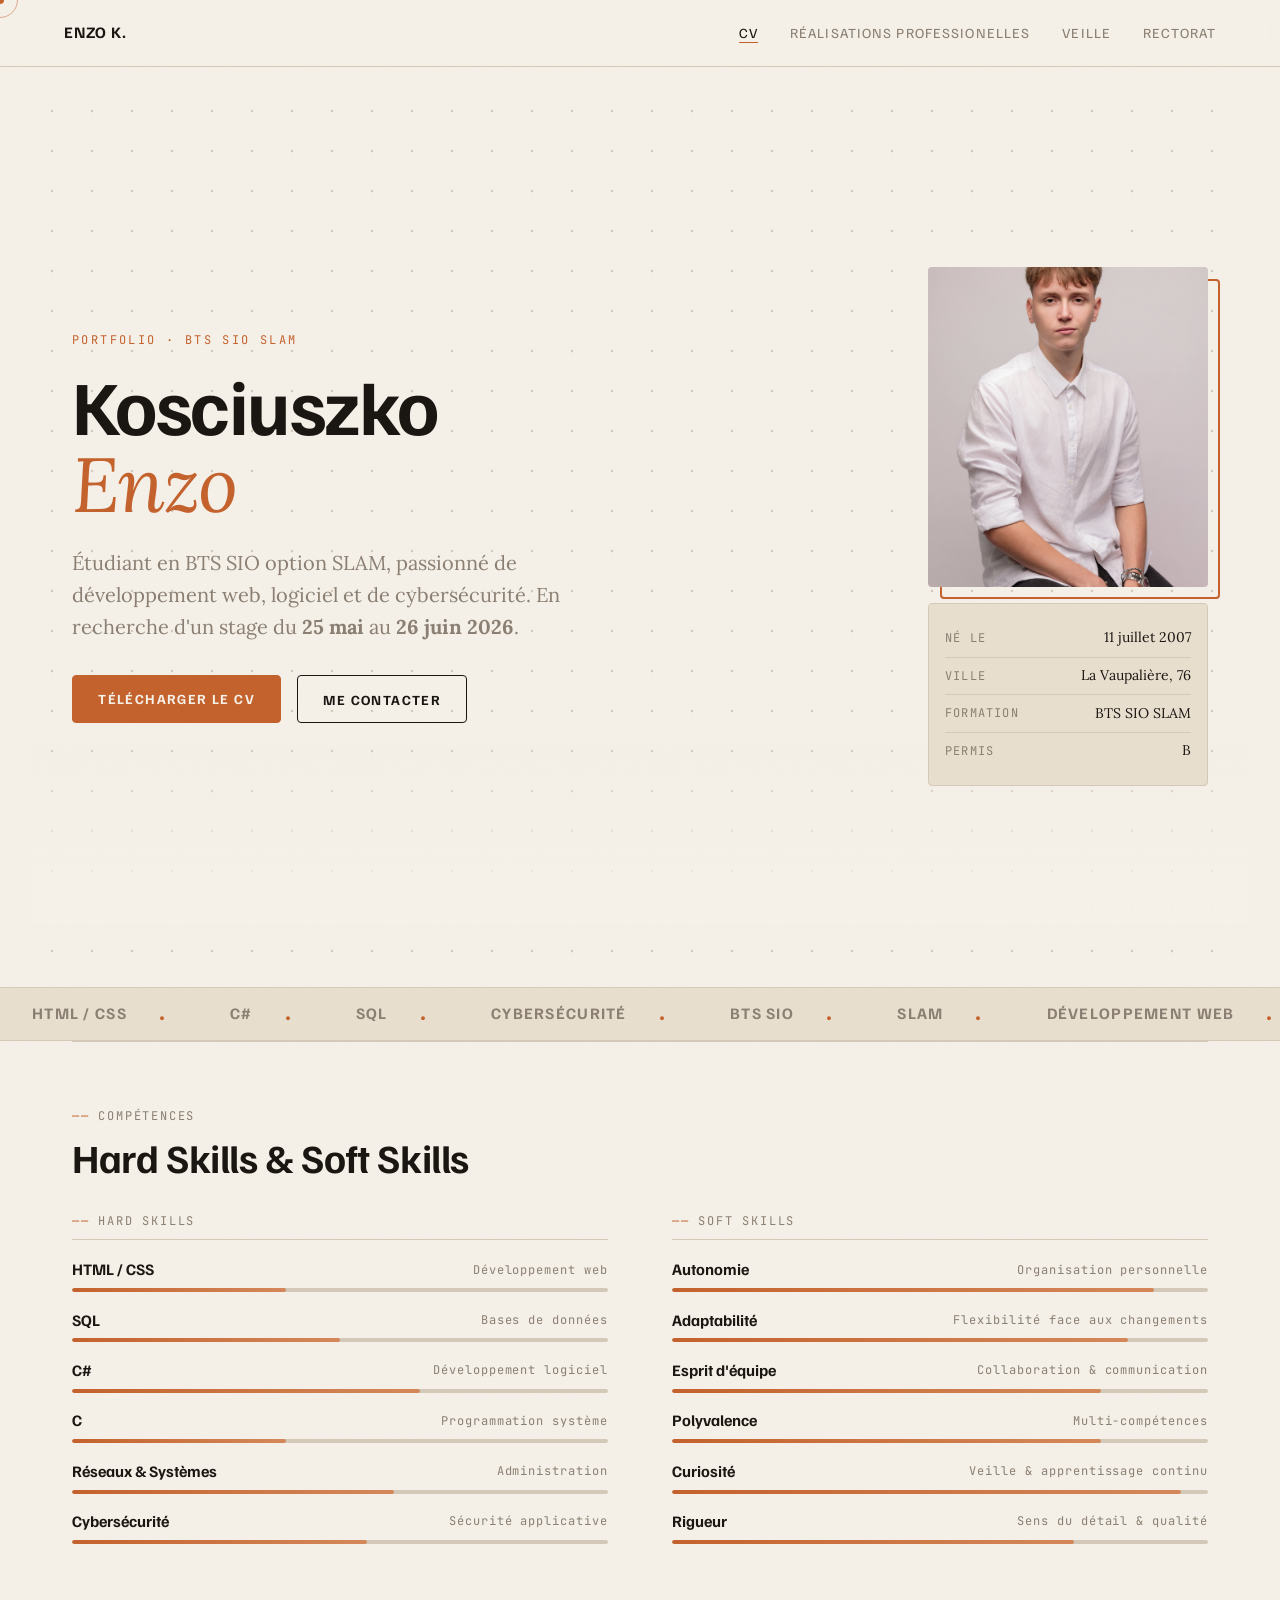
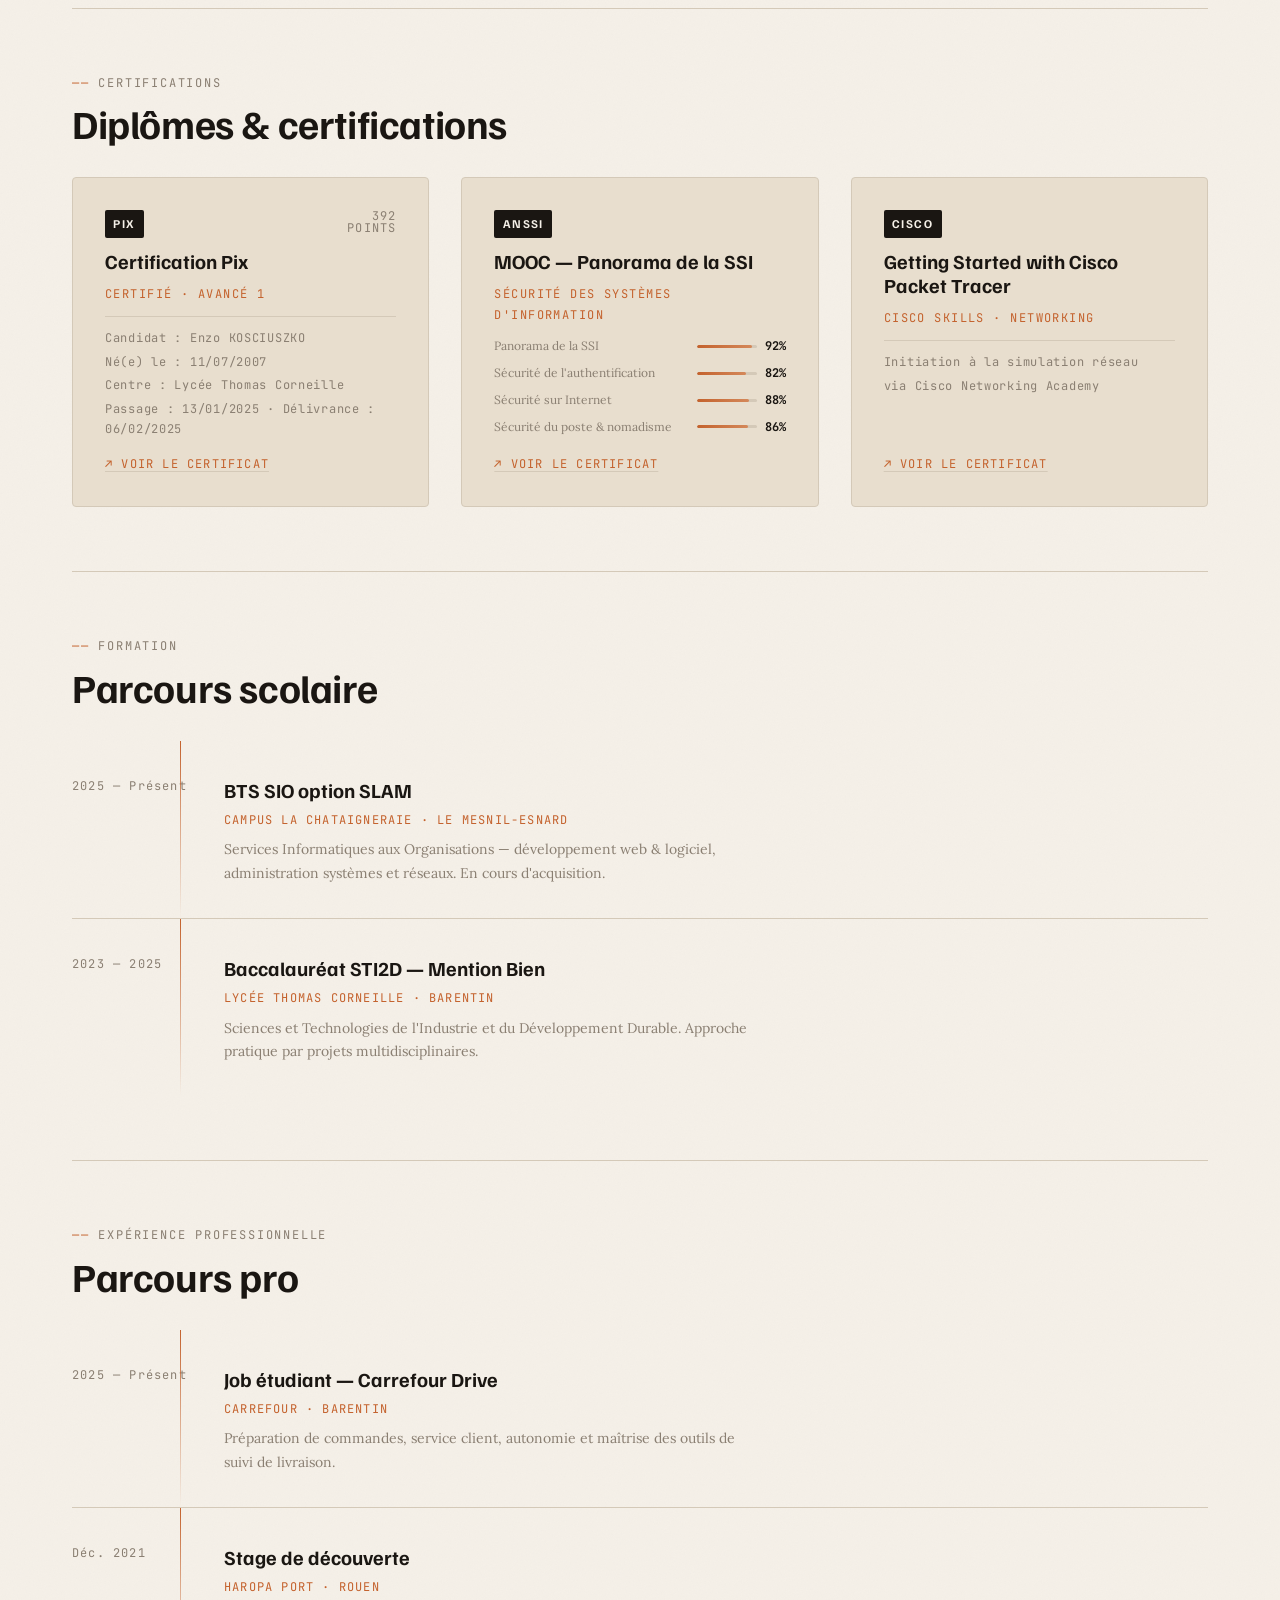
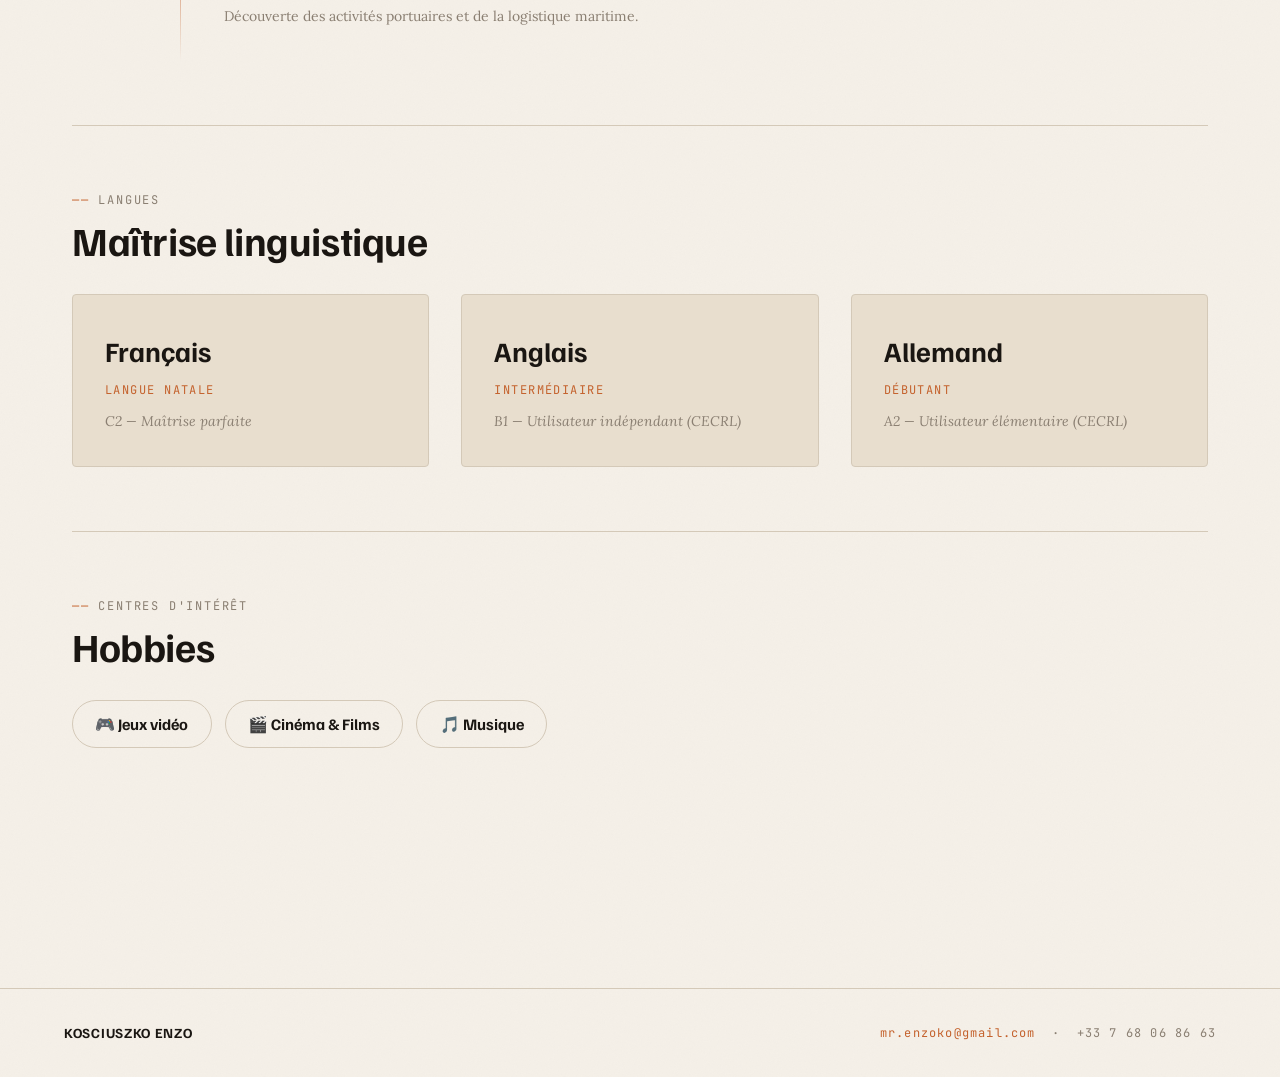
<file: index.html>
<!DOCTYPE html>
<html lang="fr">
<head>
  <meta charset="UTF-8" />
  <meta name="viewport" content="width=device-width, initial-scale=1.0" />
  <title>Kosciuszko Enzo — Portfolio</title>
  <link rel="stylesheet" href="style.css" />
  <style>
    /* ============================================================
       STYLES SUPPLÉMENTAIRES — PAGE INDEX UNIQUEMENT
       ============================================================ */

    /* --- TICKER entre hero et compétences --- */
    .ticker-section {
      margin: var(--espace-l) 0 0;
    }

    /* --- CERTIFICATIONS --- */
    .section-certifications {
      padding: var(--espace-l) 0;
      border-top: 1px solid var(--ligne);
    }
    .certif-grille {
      display: grid;
      grid-template-columns: repeat(auto-fit, minmax(300px, 1fr));
      gap: var(--espace-m);
      margin-top: var(--espace-m);
    }

    /* --- LANGUES --- */
    .section-langues { padding: var(--espace-l) 0; border-top: 1px solid var(--ligne); }
    .langues-grille { display: grid; grid-template-columns: repeat(3, 1fr); gap: var(--espace-m); margin-top: var(--espace-m); }

    /* --- HOBBIES --- */
    .section-hobbies { padding: var(--espace-l) 0; border-top: 1px solid var(--ligne); }

    /* --- COMPÉTENCES grille layout --- */
    .competences-double {
      display: grid;
      grid-template-columns: 1fr 1fr;
      gap: var(--espace-l);
      margin-top: var(--espace-m);
    }
    @media (max-width: 900px) {
      .competences-double { grid-template-columns: 1fr; }
      .langues-grille { grid-template-columns: 1fr; }
    }
  </style>
</head>
<body>

  <!-- Éléments du curseur personnalisé (cachés, positionnés en JS) -->
  <div id="curseur-point"></div>
  <div id="curseur-anneau"></div>

  <!-- ========================================================
       NAVIGATION
       ======================================================== -->
  <nav>
    <span class="nav-logo">Enzo K.</span>
    <ul class="nav-liens">
      <li><a href="index.html" class="nav-lien actif">CV</a></li>
      <li><a href="realpro.html" class="nav-lien">Réalisations Professionelles</a></li>
      <li><a href="veille.html" class="nav-lien">Veille</a></li>
      <li><a href="rectorat.html" class="nav-lien">Rectorat</a></li>

    </ul>
  </nav>

    <main>

    <!-- ========================================================
         HERO
         ======================================================== -->
    <section class="hero">
      <div class="hero-contenu">
        <p class="hero-surtitre">Portfolio · BTS SIO SLAM</p>
        <h1 class="hero-titre">
          Kosciuszko<br>
          <em>Enzo</em>
        </h1>
        <p class="hero-description">
          Étudiant en BTS SIO option SLAM, passionné de développement web,
          logiciel et de cybersécurité. En recherche d'un stage du
          <strong>25 mai</strong> au <strong>26 juin 2026</strong>.
        </p>
         <div class="hero-actions">
            <a href="pdf/EKO_CV.pdf" class="btn btn-accent"><span>Télécharger le CV</span></a>
          
            <input id="textToCopy" type="hidden" value="mr.enzoko@gmail.com" />
            <button id="copyBtn" class="btn"><span>Me contacter</span></button>
          
            <script>
              document.getElementById('copyBtn').addEventListener('click', async () => {
                try {
                  await navigator.clipboard.writeText(document.getElementById('textToCopy').value);
                  const btn = document.getElementById('copyBtn');
                  btn.querySelector('span').textContent = 'Mail Copié !';
                  setTimeout(() => btn.querySelector('span').textContent = 'Me contacter', 2000);
                } catch (err) {
                  alert('Impossible de copier : ' + err);
                }
              });
            </script>
          </div>
      </div>

      <!-- Côté droit : hero-profil-inner reçoit le parallaxe JS -->
      <div class="hero-profil">
        <div class="hero-profil-inner">
          <!-- Remplace src="photo.jpg" par ton image -->
          <div class="profil-photo-cadre">
            <img src="image/Enzo.jpg" alt="Photo de Kosciuszko Enzo" />
          </div>
          <div class="profil-infos">
            <div class="profil-infos-ligne">
              <span class="key">Né le</span>
              <span>11 juillet 2007</span>
            </div>
            <div class="profil-infos-ligne">
              <span class="key">Ville</span>
              <span>La Vaupalière, 76</span>
            </div>
            <div class="profil-infos-ligne">
              <span class="key">Formation</span>
              <span>BTS SIO SLAM</span>
            </div>
            <div class="profil-infos-ligne">
              <span class="key">Permis</span>
              <span>B</span>
            </div>
          </div>
        </div>
      </div>
    </section>

    <!-- ========================================================
         TICKER DÉFILANT
         Le JS (animations.js) remplit automatiquement la piste.
         Pour changer les mots : modifie le tableau `items` dans animations.js
         ======================================================== -->
    <div class="ticker-section">
      <div class="ticker-wrapper">
        <div class="ticker-piste">
          <!-- Rempli par JS -->
        </div>
      </div>
    </div>

    <!-- ========================================================
         COMPÉTENCES — Hard Skills / Soft Skills
         data-width = valeur cible de la barre (animée par JS)
         ======================================================== -->
    <section class="section-competences">
      <p class="label">Compétences</p>
      <h2 class="section-titre">Hard Skills &amp; Soft Skills</h2>

      <div class="competences-double">

        <!-- HARD SKILLS -->
        <div>
          <div class="competences-bloc-titre">Hard Skills</div>
          <div class="competences-liste">

            <div class="comp-item">
              <div class="comp-item-header">
                <span class="comp-item-nom">HTML / CSS</span>
                <span class="comp-item-label">Développement web</span>
              </div>
              <!-- data-width = niveau affiché. Modifie librement entre 0% et 100% -->
              <div class="comp-barre"><div class="comp-barre-rempli" style="width:40%" data-width="40%"></div></div>
            </div>

            <div class="comp-item">
              <div class="comp-item-header">
                <span class="comp-item-nom">SQL</span>
                <span class="comp-item-label">Bases de données</span>
              </div>
              <div class="comp-barre"><div class="comp-barre-rempli" style="width:50%" data-width="50%"></div></div>
            </div>

            <div class="comp-item">
              <div class="comp-item-header">
                <span class="comp-item-nom">C#</span>
                <span class="comp-item-label">Développement logiciel</span>
              </div>
              <div class="comp-barre"><div class="comp-barre-rempli" style="width:65%" data-width="65%"></div></div>
            </div>

            <div class="comp-item">
              <div class="comp-item-header">
                <span class="comp-item-nom">C</span>
                <span class="comp-item-label">Programmation système</span>
              </div>
              <div class="comp-barre"><div class="comp-barre-rempli" style="width:40%" data-width="40%"></div></div>
            </div>

            <div class="comp-item">
              <div class="comp-item-header">
                <span class="comp-item-nom">Réseaux &amp; Systèmes</span>
                <span class="comp-item-label">Administration</span>
              </div>
              <div class="comp-barre"><div class="comp-barre-rempli" style="width:60%" data-width="60%"></div></div>
            </div>

            <div class="comp-item">
              <div class="comp-item-header">
                <span class="comp-item-nom">Cybersécurité</span>
                <span class="comp-item-label">Sécurité applicative</span>
              </div>
              <div class="comp-barre"><div class="comp-barre-rempli" style="width:55%" data-width="55%"></div></div>
            </div>

          </div>
        </div>

        <!-- SOFT SKILLS -->
        <div>
          <div class="competences-bloc-titre">Soft Skills</div>
          <div class="competences-liste">

            <div class="comp-item">
              <div class="comp-item-header">
                <span class="comp-item-nom">Autonomie</span>
                <span class="comp-item-label">Organisation personnelle</span>
              </div>
              <div class="comp-barre"><div class="comp-barre-rempli" style="width:90%" data-width="90%"></div></div>
            </div>

            <div class="comp-item">
              <div class="comp-item-header">
                <span class="comp-item-nom">Adaptabilité</span>
                <span class="comp-item-label">Flexibilité face aux changements</span>
              </div>
              <div class="comp-barre"><div class="comp-barre-rempli" style="width:85%" data-width="85%"></div></div>
            </div>

            <div class="comp-item">
              <div class="comp-item-header">
                <span class="comp-item-nom">Esprit d'équipe</span>
                <span class="comp-item-label">Collaboration &amp; communication</span>
              </div>
              <div class="comp-barre"><div class="comp-barre-rempli" style="width:80%" data-width="80%"></div></div>
            </div>

            <div class="comp-item">
              <div class="comp-item-header">
                <span class="comp-item-nom">Polyvalence</span>
                <span class="comp-item-label">Multi-compétences</span>
              </div>
              <div class="comp-barre"><div class="comp-barre-rempli" style="width:80%" data-width="80%"></div></div>
            </div>

            <div class="comp-item">
              <div class="comp-item-header">
                <span class="comp-item-nom">Curiosité</span>
                <span class="comp-item-label">Veille &amp; apprentissage continu</span>
              </div>
              <div class="comp-barre"><div class="comp-barre-rempli" style="width:95%" data-width="95%"></div></div>
            </div>

            <div class="comp-item">
              <div class="comp-item-header">
                <span class="comp-item-nom">Rigueur</span>
                <span class="comp-item-label">Sens du détail &amp; qualité</span>
              </div>
              <div class="comp-barre"><div class="comp-barre-rempli" style="width:75%" data-width="75%"></div></div>
            </div>

          </div>
        </div>

      </div>
    </section>

    <!-- ========================================================
         CERTIFICATIONS
         .spotlight-card = effet halo lumineux (géré par JS)
         .certif-score-valeur[data-count] = compteur animé
         ======================================================== -->
    <section class="section-certifications">
      <p class="label">Certifications</p>
      <h2 class="section-titre">Diplômes &amp; certifications</h2>

      <div class="certif-grille">

        <!-- PIX -->
        <div class="certif-carte spotlight-card">
          <div class="certif-header">
            <span class="certif-logo">Pix</span>
            <div style="text-align:right">
              <div class="certif-score">
                <!-- data-count = valeur cible du compteur animé -->
                <span class="certif-score-valeur" data-count="515">0</span>
                <span>points</span>
              </div>
            </div>
          </div>
          <div class="certif-nom">Certification Pix</div>
          <div class="certif-niveau">Certifié · Avancé 1</div>
          <div class="certif-meta">
            <div class="certif-meta-ligne">Candidat : Enzo KOSCIUSZKO</div>
            <div class="certif-meta-ligne">Né(e) le : 11/07/2007</div>
            <div class="certif-meta-ligne">Centre : Lycée Thomas Corneille</div>
            <div class="certif-meta-ligne">Passage : 13/01/2025 · Délivrance : 06/02/2025</div>
          </div>
          <!-- Remplace # par le lien ou chemin de ton certificat -->
          <a href="EKO_CertifPIX.pdf" class="certif-lien" target="_blank" rel="noopener">↗ Voir le certificat</a>
        </div>

        <!-- ANSSI -->
        <div class="certif-carte spotlight-card">
          <div class="certif-header">
            <span class="certif-logo">ANSSI</span>
          </div>
          <div class="certif-nom">MOOC — Panorama de la SSI</div>
          <div class="certif-niveau">Sécurité des systèmes d'information</div>
          <div class="certif-modules">
            <div class="certif-module-ligne">
              <span class="certif-module-nom">Panorama de la SSI</span>
              <div class="certif-module-barre"><div class="certif-module-barre-rempli" style="width:92%" data-width="92%"></div></div>
              <span class="certif-module-score">92%</span>
            </div>
            <div class="certif-module-ligne">
              <span class="certif-module-nom">Sécurité de l'authentification</span>
              <div class="certif-module-barre"><div class="certif-module-barre-rempli" style="width:82%" data-width="82%"></div></div>
              <span class="certif-module-score">82%</span>
            </div>
            <div class="certif-module-ligne">
              <span class="certif-module-nom">Sécurité sur Internet</span>
              <div class="certif-module-barre"><div class="certif-module-barre-rempli" style="width:88%" data-width="88%"></div></div>
              <span class="certif-module-score">88%</span>
            </div>
            <div class="certif-module-ligne">
              <span class="certif-module-nom">Sécurité du poste &amp; nomadisme</span>
              <div class="certif-module-barre"><div class="certif-module-barre-rempli" style="width:86%" data-width="86%"></div></div>
              <span class="certif-module-score">86%</span>
            </div>
          </div>
          <!-- Remplace # par le lien de ton certificat ANSSI -->
          <a href="EKO_CertifANNSI.pdf" class="certif-lien" target="_blank" rel="noopener">↗ Voir le certificat</a>
        </div>

        <!-- CISCO -->
        <div class="certif-carte spotlight-card">
          <div class="certif-header">
            <span class="certif-logo">Cisco</span>
          </div>
          <div class="certif-nom">Getting Started with Cisco Packet Tracer</div>
          <div class="certif-niveau">Cisco Skills · Networking</div>
          <div class="certif-meta">
            <div class="certif-meta-ligne">Initiation à la simulation réseau</div>
            <div class="certif-meta-ligne">via Cisco Networking Academy</div>
          </div>
          <!-- Remplace # par le lien de ton badge Cisco -->
          <a href="EKO_CertifCisco.pdf" class="certif-lien" target="_blank" rel="noopener">↗ Voir le certificat</a>
        </div>

      </div>
    </section>

    <!-- ========================================================
         FORMATION
         ======================================================== -->
    <section class="section-experiences">
      <p class="label">Formation</p>
      <h2 class="section-titre">Parcours scolaire</h2>
      <div class="timeline">

        <div class="timeline-item">
          <div class="timeline-date">2025 — Présent</div>
          <div class="timeline-contenu">
            <div class="timeline-contenu-titre">BTS SIO option SLAM</div>
            <div class="timeline-lieu">Campus La Chataigneraie · Le Mesnil-Esnard</div>
            <p class="timeline-texte">
              Services Informatiques aux Organisations — développement web &amp; logiciel,
              administration systèmes et réseaux. En cours d'acquisition.
            </p>
          </div>
        </div>

        <div class="timeline-item">
          <div class="timeline-date">2023 — 2025</div>
          <div class="timeline-contenu">
            <div class="timeline-contenu-titre">Baccalauréat STI2D — Mention Bien</div>
            <div class="timeline-lieu">Lycée Thomas Corneille · Barentin</div>
            <p class="timeline-texte">
              Sciences et Technologies de l'Industrie et du Développement Durable.
              Approche pratique par projets multidisciplinaires.
            </p>
          </div>
        </div>

      </div>
    </section>

    <!-- ========================================================
         EXPÉRIENCES PRO
         ======================================================== -->
    <section class="section-experiences" style="border-top: 1px solid var(--ligne);">
      <p class="label">Expérience professionnelle</p>
      <h2 class="section-titre">Parcours pro</h2>
      <div class="timeline">

        <div class="timeline-item">
          <div class="timeline-date">2025 — Présent</div>
          <div class="timeline-contenu">
            <div class="timeline-contenu-titre">Job étudiant — Carrefour Drive</div>
            <div class="timeline-lieu">Carrefour · Barentin</div>
            <p class="timeline-texte">
              Préparation de commandes, service client, autonomie et maîtrise
              des outils de suivi de livraison.
            </p>
          </div>
        </div>

        <div class="timeline-item">
          <div class="timeline-date">Déc. 2021</div>
          <div class="timeline-contenu">
            <div class="timeline-contenu-titre">Stage de découverte</div>
            <div class="timeline-lieu">Haropa Port · Rouen</div>
            <p class="timeline-texte">
              Découverte des activités portuaires et de la logistique maritime.
            </p>
          </div>
        </div>

      </div>
    </section>

    <!-- ========================================================
         LANGUES
         ======================================================== -->
    <section class="section-langues">
      <p class="label">Langues</p>
      <h2 class="section-titre">Maîtrise linguistique</h2>
      <div class="langues-grille">

        <div class="langue-carte spotlight-card">
          <div class="langue-nom">Français</div>
          <div class="langue-niveau">Langue natale</div>
          <div class="langue-bareme">C2 — Maîtrise parfaite</div>
        </div>

        <div class="langue-carte spotlight-card">
          <div class="langue-nom">Anglais</div>
          <div class="langue-niveau">Intermédiaire</div>
          <div class="langue-bareme">B1 — Utilisateur indépendant (CECRL)</div>
        </div>

        <div class="langue-carte spotlight-card">
          <div class="langue-nom">Allemand</div>
          <div class="langue-niveau">Débutant</div>
          <div class="langue-bareme">A2 — Utilisateur élémentaire (CECRL)</div>
        </div>

      </div>
    </section>

    <!-- ========================================================
         HOBBIES
         ======================================================== -->
    <section class="section-hobbies">
      <p class="label">Centres d'intérêt</p>
      <h2 class="section-titre">Hobbies</h2>
      <div class="hobbies-liste">
        <span class="hobby-tag">🎮 Jeux vidéo</span>
        <span class="hobby-tag">🎬 Cinéma &amp; Films</span>
        <span class="hobby-tag">🎵 Musique</span>
      </div>
    </section>

  </main>

  <!-- ========================================================
       FOOTER
       ======================================================== -->
  <footer>
    <span class="footer-nom">Kosciuszko Enzo</span>
    <div class="footer-contact">
      <a href="mailto:mr.enzoko@gmail.com">mr.enzoko@gmail.com</a>
      &nbsp;·&nbsp; +33 7 68 06 86 63
    </div>
  </footer>

  <!-- Le script est chargé en fin de body pour que le DOM soit prêt -->
  <script src="animations.js"></script>

</body>
</html>
</file>
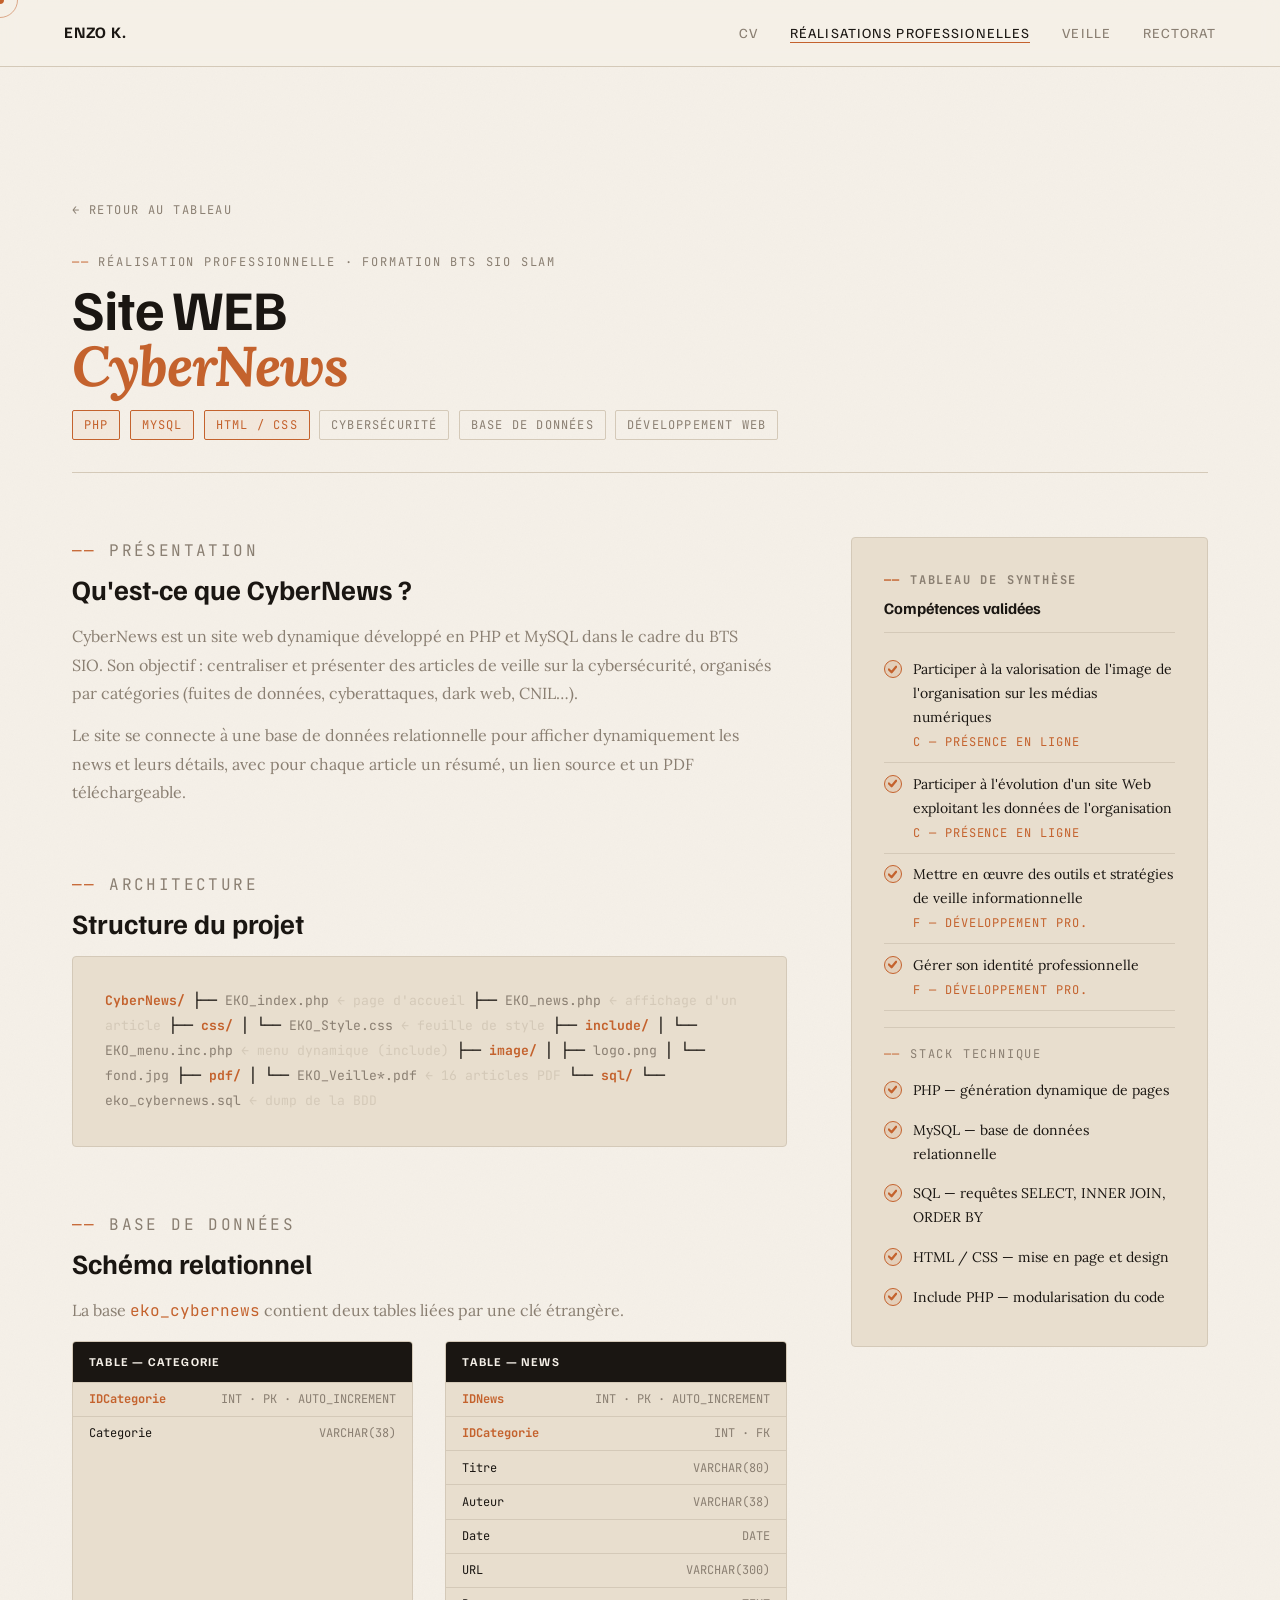
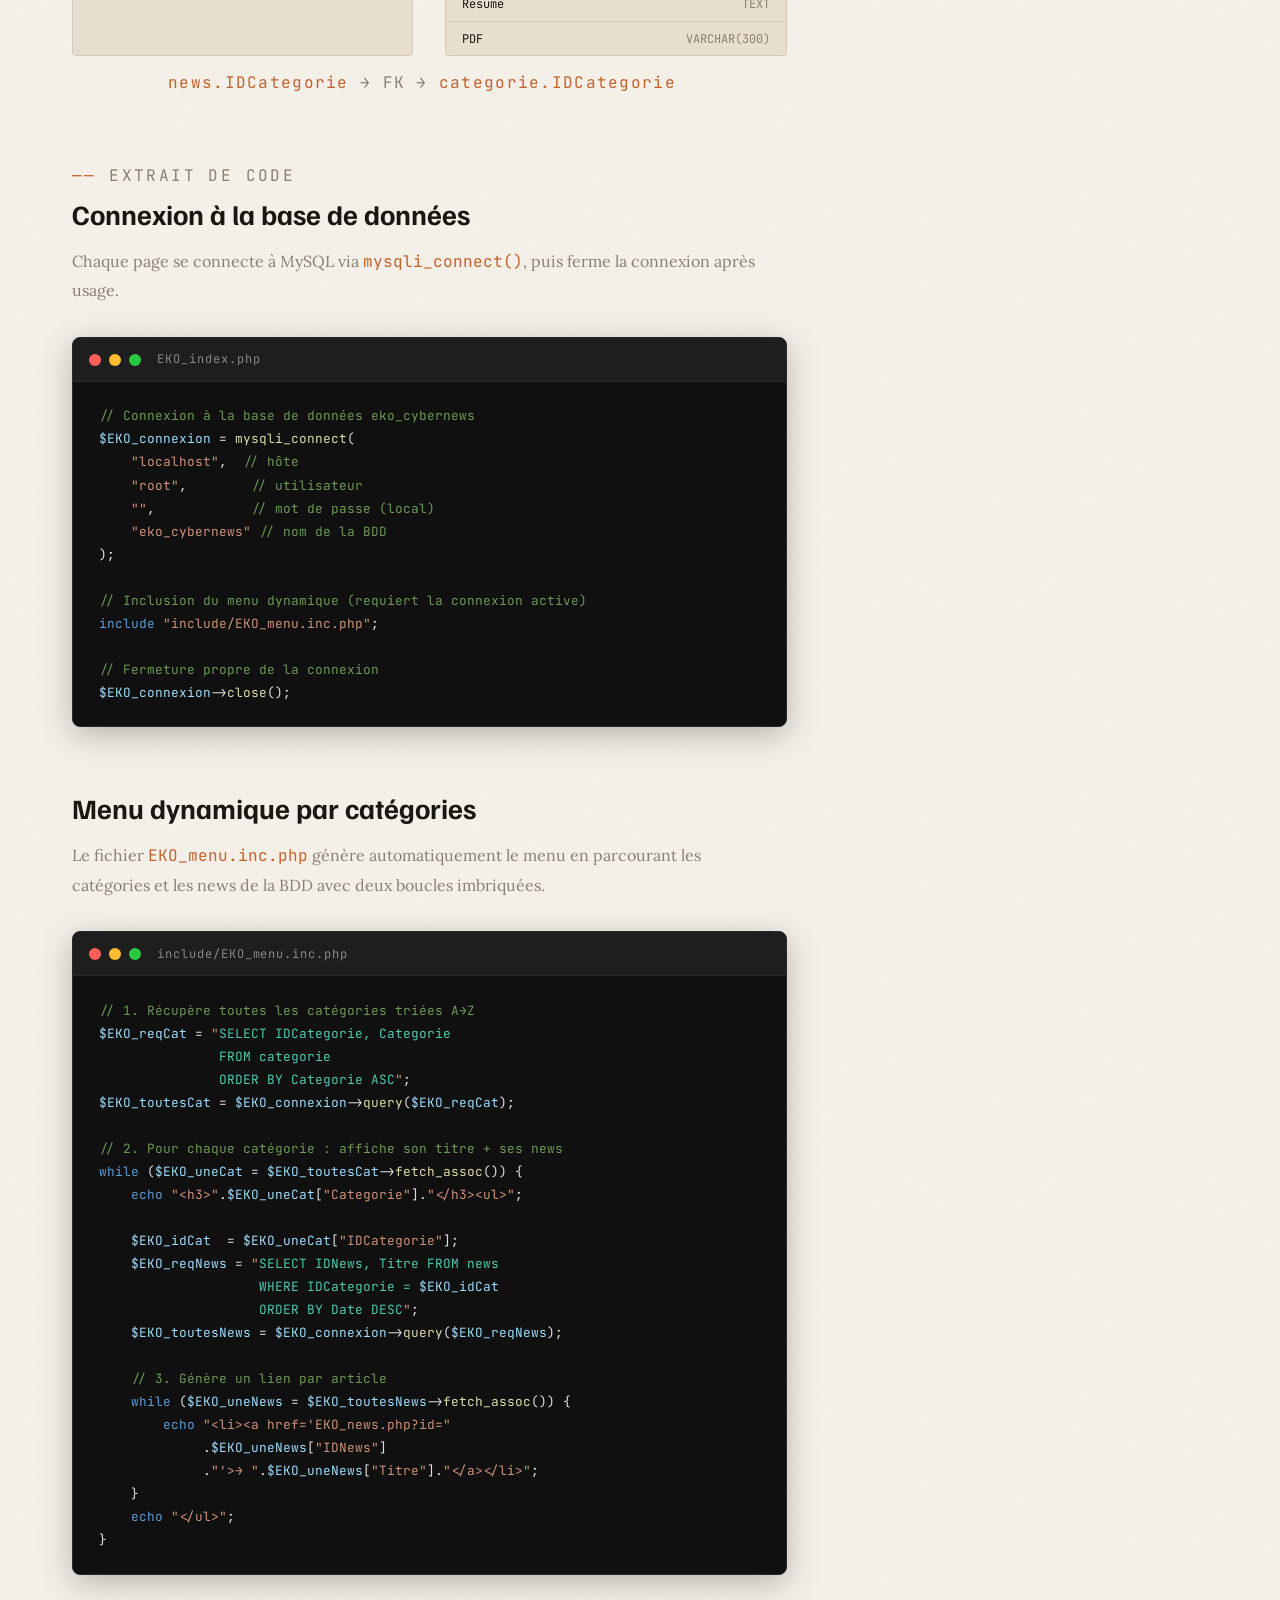
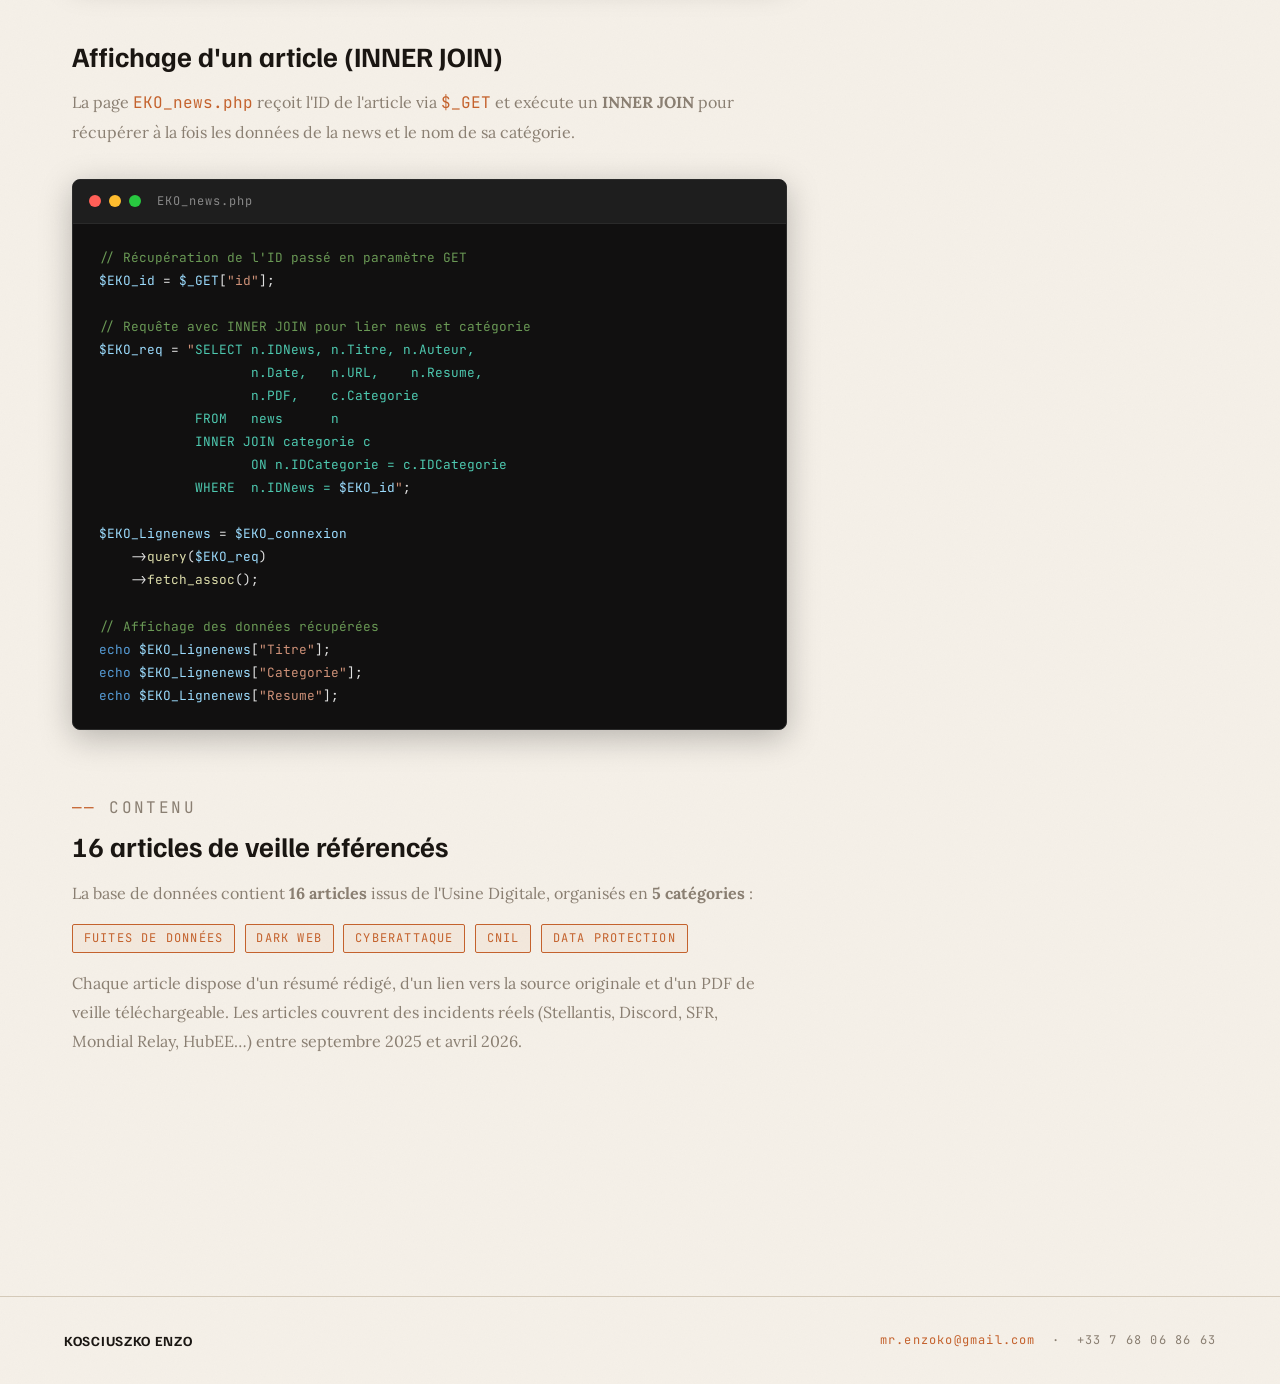
<file: realpro.html>
<!DOCTYPE html>
<html lang="fr">
<head>
  <meta charset="UTF-8" />
  <meta name="viewport" content="width=device-width, initial-scale=1.0" />
  <title>Réalisation — CyberNews · Enzo K.</title>
  <link rel="stylesheet" href="style.css" />
  <style>
    /* ============================================================
       STYLES SPÉCIFIQUES — PAGE RÉALISATION CYBERNEWS
       ============================================================ */

    /* --- EN-TÊTE RÉALISATION ------------------------------ */
    .realisation-hero {
      padding: var(--espace-l) 0 var(--espace-m);
      border-bottom: 1px solid var(--ligne);
    }

    .realisation-retour {
      font-family: var(--font-mono);
      font-size: var(--t-xs);
      letter-spacing: 0.12em;
      text-transform: uppercase;
      color: var(--gris-chaud);
      text-decoration: none;
      display: inline-flex;
      align-items: center;
      gap: 0.4em;
      margin-bottom: var(--espace-m);
      transition: color var(--transition);
    }
    .realisation-retour:hover { color: var(--terracotta); }

    .realisation-titre {
      font-family: var(--font-titre);
      font-size: clamp(2.5rem, 5vw, var(--t-3xl));
      font-weight: 700;
      line-height: 1.0;
      letter-spacing: -0.02em;
      margin: 0.5rem 0 1rem;
    }

    .realisation-titre em {
      font-family: var(--font-corps);
      font-style: italic;
      color: var(--terracotta);
    }

    /* Pastilles de méta-infos */
    .realisation-tags {
      display: flex;
      flex-wrap: wrap;
      gap: 0.6rem;
      margin-top: var(--espace-s);
    }

    .realisation-tag {
      font-family: var(--font-mono);
      font-size: var(--t-xs);
      letter-spacing: 0.1em;
      text-transform: uppercase;
      padding: 0.3em 0.9em;
      border-radius: 2px;
      border: 1px solid var(--ligne);
      color: var(--gris-chaud);
    }

    .realisation-tag.accent {
      border-color: var(--terracotta);
      color: var(--terracotta);
      background-color: rgba(196,98,45,0.06);
    }

    /* --- GRILLE DE CONTENU -------------------------------- */
    .realisation-grille {
      display: grid;
      grid-template-columns: 2fr 1fr;
      gap: var(--espace-l);
      margin-top: var(--espace-l);
      align-items: start;
    }

    /* --- SECTIONS ----------------------------------------- */
    .realisation-section {
      margin-bottom: var(--espace-l);
    }

    .realisation-section-titre {
      font-family: var(--font-titre);
      font-size: var(--t-xl);
      font-weight: 700;
      margin: 0.4rem 0 var(--espace-s);
      line-height: 1.2;
    }

    .realisation-section p {
      font-size: var(--t-base);
      color: var(--gris-chaud);
      line-height: 1.8;
      max-width: 70ch;
    }

    /* --- TERMINAL / BLOC DE CODE -------------------------- */
    .terminal {
      background-color: #111010;
      border-radius: 8px;
      overflow: hidden;
      margin: var(--espace-m) 0;
      box-shadow: 0 8px 32px rgba(0,0,0,0.25);
      border: 1px solid #2a2a2a;
    }

    /* Barre de titre style macOS */
    .terminal-barre {
      background-color: #1e1e1e;
      padding: 0.7rem 1rem;
      display: flex;
      align-items: center;
      gap: 0.5rem;
      border-bottom: 1px solid #2a2a2a;
    }

    .terminal-dot {
      width: 12px; height: 12px;
      border-radius: 50%;
    }
    .terminal-dot.rouge  { background-color: #FF5F57; }
    .terminal-dot.jaune  { background-color: #FEBC2E; }
    .terminal-dot.vert   { background-color: #28C840; }

    .terminal-nom {
      font-family: var(--font-mono);
      font-size: var(--t-xs);
      color: #888;
      letter-spacing: 0.08em;
      margin-left: 0.5rem;
    }

    /* Contenu du terminal */
    .terminal-corps {
      padding: 1.4rem 1.6rem;
      overflow-x: auto;
    }

    .terminal-corps pre {
      margin: 0;
      font-family: var(--font-mono);
      font-size: 0.8rem;
      line-height: 1.8;
      color: #e0e0e0;
      white-space: pre;
    }

    /* Couleurs syntaxiques */
    .t-comment  { color: #6A9955; }   /* vert — commentaires */
    .t-keyword  { color: #569CD6; }   /* bleu — mots-clés PHP */
    .t-string   { color: #CE9178; }   /* orange — chaînes */
    .t-var      { color: #9CDCFE; }   /* bleu clair — variables */
    .t-func     { color: #DCDCAA; }   /* jaune — fonctions */
    .t-sql      { color: #4EC9B0; }   /* cyan — SQL */
    .t-num      { color: #B5CEA8; }   /* vert clair — nombres */
    .t-prompt   { color: var(--terracotta); } /* terracotta — prompt $ */
    .t-output   { color: #888; }      /* gris — sortie */

    /* --- COMPÉTENCES VALIDÉES ----------------------------- */
    .competences-validees {
      background-color: var(--sable);
      border: 1px solid var(--ligne);
      border-radius: var(--rayon);
      padding: var(--espace-m);
      position: sticky;
      top: 90px; /* colle sous la nav */
    }

    .competences-validees-titre {
      font-family: var(--font-titre);
      font-size: var(--t-base);
      font-weight: 700;
      margin-bottom: var(--espace-s);
      padding-bottom: 0.6rem;
      border-bottom: 1px solid var(--ligne);
    }

    .competence-item {
      display: flex;
      align-items: flex-start;
      gap: 0.7rem;
      padding: 0.6rem 0;
      border-bottom: 1px solid var(--ligne);
      font-size: var(--t-sm);
    }
    .competence-item:last-child { border-bottom: none; }

    /* Icône check */
    .competence-check {
      width: 18px; height: 18px;
      border-radius: 50%;
      background-color: rgba(196,98,45,0.12);
      border: 1.5px solid var(--terracotta);
      display: flex;
      align-items: center;
      justify-content: center;
      flex-shrink: 0;
      margin-top: 2px;
    }

    .competence-check svg {
      width: 9px; height: 9px;
      stroke: var(--terracotta);
      stroke-width: 2.5;
      stroke-linecap: round;
      stroke-linejoin: round;
      fill: none;
    }

    .competence-texte { line-height: 1.4; color: var(--encre); }
    .competence-code  {
      font-family: var(--font-mono);
      font-size: var(--t-xs);
      color: var(--terracotta);
      letter-spacing: 0.08em;
      text-transform: uppercase;
      display: block;
      margin-top: 0.15rem;
    }

    /* --- STRUCTURE DU PROJET ------------------------------ */
    .arborescence {
      font-family: var(--font-mono);
      font-size: 0.82rem;
      line-height: 1.9;
      color: var(--encre);
      background-color: var(--sable);
      border: 1px solid var(--ligne);
      border-radius: var(--rayon);
      padding: var(--espace-m);
    }

    .arbo-dossier { color: var(--terracotta); font-weight: 700; }
    .arbo-fichier { color: var(--gris-chaud); }
    .arbo-comment { color: var(--ligne); }

    /* --- BASE DE DONNÉES ---------------------------------- */
    .bdd-schema {
      display: grid;
      grid-template-columns: 1fr 1fr;
      gap: var(--espace-m);
      margin-top: var(--espace-s);
    }

    .bdd-table {
      background-color: var(--sable);
      border: 1px solid var(--ligne);
      border-radius: var(--rayon);
      overflow: hidden;
    }

    .bdd-table-header {
      background-color: var(--encre);
      color: var(--creme);
      font-family: var(--font-titre);
      font-size: var(--t-xs);
      font-weight: 700;
      letter-spacing: 0.1em;
      text-transform: uppercase;
      padding: 0.6rem 1rem;
    }

    .bdd-table-champ {
      display: flex;
      justify-content: space-between;
      align-items: center;
      padding: 0.4rem 1rem;
      border-top: 1px solid var(--ligne);
      font-family: var(--font-mono);
      font-size: var(--t-xs);
    }

    .bdd-champ-nom { color: var(--encre); }
    .bdd-champ-type { color: var(--gris-chaud); }
    .bdd-champ-pk {
      color: var(--terracotta);
      font-weight: 700;
    }

    /* --- RELATION FK -------------------------------------- */
    .bdd-relation {
      text-align: center;
      font-family: var(--font-mono);
      font-size: var(--t-xs);
      color: var(--gris-chaud);
      letter-spacing: 0.08em;
      margin-top: 0.5rem;
    }

    .bdd-relation span { color: var(--terracotta); }

    @media (max-width: 900px) {
      .realisation-grille { grid-template-columns: 1fr; }
      .bdd-schema { grid-template-columns: 1fr; }
      .competences-validees { position: static; }
    }
  </style>
</head>
<body>

  <div id="curseur-point"></div>
  <div id="curseur-anneau"></div>

  <nav>
    <span class="nav-logo">Enzo K.</span>
    <ul class="nav-liens">
      <li><a href="index.html" class="nav-lien">CV</a></li>
      <li><a href="realpro.html" class="nav-lien actif">Réalisations Professionelles</a></li>
      <li><a href="veille.html" class="nav-lien">Veille</a></li>
      <li><a href="rectorat.html" class="nav-lien">Rectorat</a></li>
    </ul>
  </nav>

  <main>

    <!-- === EN-TÊTE ======================================= -->
    <section class="realisation-hero">
      <a href="rectorat.html" class="realisation-retour">← Retour au tableau</a>

      <p class="label">Réalisation professionnelle · Formation BTS SIO SLAM</p>
      <h1 class="realisation-titre">
        Site WEB<br><em>CyberNews</em>
      </h1>

      <div class="realisation-tags">
        <span class="realisation-tag accent">PHP</span>
        <span class="realisation-tag accent">MySQL</span>
        <span class="realisation-tag accent">HTML / CSS</span>
        <span class="realisation-tag">Cybersécurité</span>
        <span class="realisation-tag">Base de données</span>
        <span class="realisation-tag">Développement web</span>
      </div>
    </section>

    <!-- === GRILLE PRINCIPALE ============================= -->
    <div class="realisation-grille">

      <!-- === COLONNE GAUCHE : contenu ==================== -->
      <div>

        <!-- PRÉSENTATION -->
        <div class="realisation-section">
          <p class="label">Présentation</p>
          <h2 class="realisation-section-titre">Qu'est-ce que CyberNews ?</h2>
          <p>
            CyberNews est un site web dynamique développé en PHP et MySQL dans le cadre du BTS SIO.
            Son objectif : centraliser et présenter des articles de veille sur la cybersécurité,
            organisés par catégories (fuites de données, cyberattaques, dark web, CNIL…).
          </p>
          <p style="margin-top:0.8rem;">
            Le site se connecte à une base de données relationnelle pour afficher dynamiquement
            les news et leurs détails, avec pour chaque article un résumé, un lien source et
            un PDF téléchargeable.
          </p>
        </div>

        <!-- STRUCTURE DU PROJET -->
        <div class="realisation-section">
          <p class="label">Architecture</p>
          <h2 class="realisation-section-titre">Structure du projet</h2>

          <div class="arborescence">
<span class="arbo-dossier">CyberNews/</span>
├── <span class="arbo-fichier">EKO_index.php</span>       <span class="arbo-comment">← page d'accueil</span>
├── <span class="arbo-fichier">EKO_news.php</span>        <span class="arbo-comment">← affichage d'un article</span>
├── <span class="arbo-dossier">css/</span>
│   └── <span class="arbo-fichier">EKO_Style.css</span>   <span class="arbo-comment">← feuille de style</span>
├── <span class="arbo-dossier">include/</span>
│   └── <span class="arbo-fichier">EKO_menu.inc.php</span> <span class="arbo-comment">← menu dynamique (include)</span>
├── <span class="arbo-dossier">image/</span>
│   ├── <span class="arbo-fichier">logo.png</span>
│   └── <span class="arbo-fichier">fond.jpg</span>
├── <span class="arbo-dossier">pdf/</span>
│   └── <span class="arbo-fichier">EKO_Veille*.pdf</span>  <span class="arbo-comment">← 16 articles PDF</span>
└── <span class="arbo-dossier">sql/</span>
    └── <span class="arbo-fichier">eko_cybernews.sql</span> <span class="arbo-comment">← dump de la BDD</span>
          </div>
        </div>

        <!-- BASE DE DONNÉES -->
        <div class="realisation-section">
          <p class="label">Base de données</p>
          <h2 class="realisation-section-titre">Schéma relationnel</h2>
          <p>La base <code style="font-family:var(--font-mono); color:var(--terracotta);">eko_cybernews</code> contient deux tables liées par une clé étrangère.</p>

          <div class="bdd-schema">
            <!-- Table categorie -->
            <div class="bdd-table">
              <div class="bdd-table-header">TABLE — categorie</div>
              <div class="bdd-table-champ">
                <span class="bdd-champ-nom bdd-champ-pk">IDCategorie</span>
                <span class="bdd-champ-type">INT · PK · AUTO_INCREMENT</span>
              </div>
              <div class="bdd-table-champ">
                <span class="bdd-champ-nom">Categorie</span>
                <span class="bdd-champ-type">VARCHAR(38)</span>
              </div>
            </div>

            <!-- Table news -->
            <div class="bdd-table">
              <div class="bdd-table-header">TABLE — news</div>
              <div class="bdd-table-champ">
                <span class="bdd-champ-nom bdd-champ-pk">IDNews</span>
                <span class="bdd-champ-type">INT · PK · AUTO_INCREMENT</span>
              </div>
              <div class="bdd-table-champ">
                <span class="bdd-champ-nom bdd-champ-pk">IDCategorie</span>
                <span class="bdd-champ-type">INT · FK</span>
              </div>
              <div class="bdd-table-champ">
                <span class="bdd-champ-nom">Titre</span>
                <span class="bdd-champ-type">VARCHAR(80)</span>
              </div>
              <div class="bdd-table-champ">
                <span class="bdd-champ-nom">Auteur</span>
                <span class="bdd-champ-type">VARCHAR(38)</span>
              </div>
              <div class="bdd-table-champ">
                <span class="bdd-champ-nom">Date</span>
                <span class="bdd-champ-type">DATE</span>
              </div>
              <div class="bdd-table-champ">
                <span class="bdd-champ-nom">URL</span>
                <span class="bdd-champ-type">VARCHAR(300)</span>
              </div>
              <div class="bdd-table-champ">
                <span class="bdd-champ-nom">Resume</span>
                <span class="bdd-champ-type">TEXT</span>
              </div>
              <div class="bdd-table-champ">
                <span class="bdd-champ-nom">PDF</span>
                <span class="bdd-champ-type">VARCHAR(300)</span>
              </div>
            </div>
          </div>
          <p class="bdd-relation" style="margin-top:0.8rem;">
            <span>news.IDCategorie</span> → FK → <span>categorie.IDCategorie</span>
          </p>
        </div>

        <!-- CODE : connexion BDD -->
        <div class="realisation-section">
          <p class="label">Extrait de code</p>
          <h2 class="realisation-section-titre">Connexion à la base de données</h2>
          <p>Chaque page se connecte à MySQL via <code style="font-family:var(--font-mono); color:var(--terracotta);">mysqli_connect()</code>, puis ferme la connexion après usage.</p>

          <div class="terminal">
            <div class="terminal-barre">
              <div class="terminal-dot rouge"></div>
              <div class="terminal-dot jaune"></div>
              <div class="terminal-dot vert"></div>
              <span class="terminal-nom">EKO_index.php</span>
            </div>
            <div class="terminal-corps">
              <pre><span class="t-comment">// Connexion à la base de données eko_cybernews</span>
<span class="t-var">$EKO_connexion</span> = <span class="t-func">mysqli_connect</span>(
    <span class="t-string">"localhost"</span>,  <span class="t-comment">// hôte</span>
    <span class="t-string">"root"</span>,        <span class="t-comment">// utilisateur</span>
    <span class="t-string">""</span>,            <span class="t-comment">// mot de passe (local)</span>
    <span class="t-string">"eko_cybernews"</span> <span class="t-comment">// nom de la BDD</span>
);

<span class="t-comment">// Inclusion du menu dynamique (requiert la connexion active)</span>
<span class="t-keyword">include</span> <span class="t-string">"include/EKO_menu.inc.php"</span>;

<span class="t-comment">// Fermeture propre de la connexion</span>
<span class="t-var">$EKO_connexion</span>-><span class="t-func">close</span>();</pre>
            </div>
          </div>
        </div>

        <!-- CODE : menu dynamique -->
        <div class="realisation-section">
          <h2 class="realisation-section-titre">Menu dynamique par catégories</h2>
          <p>Le fichier <code style="font-family:var(--font-mono); color:var(--terracotta);">EKO_menu.inc.php</code> génère automatiquement le menu
          en parcourant les catégories et les news de la BDD avec deux boucles imbriquées.</p>

          <div class="terminal">
            <div class="terminal-barre">
              <div class="terminal-dot rouge"></div>
              <div class="terminal-dot jaune"></div>
              <div class="terminal-dot vert"></div>
              <span class="terminal-nom">include/EKO_menu.inc.php</span>
            </div>
            <div class="terminal-corps">
              <pre><span class="t-comment">// 1. Récupère toutes les catégories triées A→Z</span>
<span class="t-var">$EKO_reqCat</span> = <span class="t-string">"<span class="t-sql">SELECT IDCategorie, Categorie
               FROM categorie
               ORDER BY Categorie ASC</span>"</span>;
<span class="t-var">$EKO_toutesCat</span> = <span class="t-var">$EKO_connexion</span>-><span class="t-func">query</span>(<span class="t-var">$EKO_reqCat</span>);

<span class="t-comment">// 2. Pour chaque catégorie : affiche son titre + ses news</span>
<span class="t-keyword">while</span> (<span class="t-var">$EKO_uneCat</span> = <span class="t-var">$EKO_toutesCat</span>-><span class="t-func">fetch_assoc</span>()) {
    <span class="t-keyword">echo</span> <span class="t-string">"&lt;h3&gt;"</span>.<span class="t-var">$EKO_uneCat</span>[<span class="t-string">"Categorie"</span>].<span class="t-string">"&lt;/h3&gt;&lt;ul&gt;"</span>;

    <span class="t-var">$EKO_idCat</span>  = <span class="t-var">$EKO_uneCat</span>[<span class="t-string">"IDCategorie"</span>];
    <span class="t-var">$EKO_reqNews</span> = <span class="t-string">"<span class="t-sql">SELECT IDNews, Titre FROM news
                    WHERE IDCategorie = <span class="t-var">$EKO_idCat</span>
                    ORDER BY Date DESC</span>"</span>;
    <span class="t-var">$EKO_toutesNews</span> = <span class="t-var">$EKO_connexion</span>-><span class="t-func">query</span>(<span class="t-var">$EKO_reqNews</span>);

    <span class="t-comment">// 3. Génère un lien par article</span>
    <span class="t-keyword">while</span> (<span class="t-var">$EKO_uneNews</span> = <span class="t-var">$EKO_toutesNews</span>-><span class="t-func">fetch_assoc</span>()) {
        <span class="t-keyword">echo</span> <span class="t-string">"&lt;li&gt;&lt;a href='EKO_news.php?id="</span>
             .<span class="t-var">$EKO_uneNews</span>[<span class="t-string">"IDNews"</span>]
             .<span class="t-string">"'&gt;→ "</span>.<span class="t-var">$EKO_uneNews</span>[<span class="t-string">"Titre"</span>].<span class="t-string">"&lt;/a&gt;&lt;/li&gt;"</span>;
    }
    <span class="t-keyword">echo</span> <span class="t-string">"&lt;/ul&gt;"</span>;
}</pre>
            </div>
          </div>
        </div>

        <!-- CODE : affichage d'une news -->
        <div class="realisation-section">
          <h2 class="realisation-section-titre">Affichage d'un article (INNER JOIN)</h2>
          <p>La page <code style="font-family:var(--font-mono); color:var(--terracotta);">EKO_news.php</code> reçoit l'ID de l'article via <code style="font-family:var(--font-mono); color:var(--terracotta);">$_GET</code> et exécute un <strong>INNER JOIN</strong> pour récupérer à la fois les données de la news et le nom de sa catégorie.</p>

          <div class="terminal">
            <div class="terminal-barre">
              <div class="terminal-dot rouge"></div>
              <div class="terminal-dot jaune"></div>
              <div class="terminal-dot vert"></div>
              <span class="terminal-nom">EKO_news.php</span>
            </div>
            <div class="terminal-corps">
              <pre><span class="t-comment">// Récupération de l'ID passé en paramètre GET</span>
<span class="t-var">$EKO_id</span> = <span class="t-var">$_GET</span>[<span class="t-string">"id"</span>];

<span class="t-comment">// Requête avec INNER JOIN pour lier news et catégorie</span>
<span class="t-var">$EKO_req</span> = <span class="t-string">"<span class="t-sql">SELECT n.IDNews, n.Titre, n.Auteur,
                   n.Date,   n.URL,    n.Resume,
                   n.PDF,    c.Categorie
            FROM   news      n
            INNER JOIN categorie c
                   ON n.IDCategorie = c.IDCategorie
            WHERE  n.IDNews = <span class="t-var">$EKO_id</span></span>"</span>;

<span class="t-var">$EKO_Lignenews</span> = <span class="t-var">$EKO_connexion</span>
    -><span class="t-func">query</span>(<span class="t-var">$EKO_req</span>)
    -><span class="t-func">fetch_assoc</span>();

<span class="t-comment">// Affichage des données récupérées</span>
<span class="t-keyword">echo</span> <span class="t-var">$EKO_Lignenews</span>[<span class="t-string">"Titre"</span>];
<span class="t-keyword">echo</span> <span class="t-var">$EKO_Lignenews</span>[<span class="t-string">"Categorie"</span>];
<span class="t-keyword">echo</span> <span class="t-var">$EKO_Lignenews</span>[<span class="t-string">"Resume"</span>];</pre>
            </div>
          </div>
        </div>

        <!-- CONTENU -->
        <div class="realisation-section">
          <p class="label">Contenu</p>
          <h2 class="realisation-section-titre">16 articles de veille référencés</h2>
          <p>La base de données contient <strong>16 articles</strong> issus de l'Usine Digitale, organisés en <strong>5 catégories</strong> :</p>

          <div style="display:flex; flex-wrap:wrap; gap:0.6rem; margin-top:var(--espace-s);">
            <span class="realisation-tag accent">Fuites de Données</span>
            <span class="realisation-tag accent">Dark Web</span>
            <span class="realisation-tag accent">Cyberattaque</span>
            <span class="realisation-tag accent">CNIL</span>
            <span class="realisation-tag accent">Data Protection</span>
          </div>

          <p style="margin-top:var(--espace-s);">
            Chaque article dispose d'un résumé rédigé, d'un lien vers la source originale
            et d'un PDF de veille téléchargeable. Les articles couvrent des incidents réels
            (Stellantis, Discord, SFR, Mondial Relay, HubEE…) entre septembre 2025 et avril 2026.
          </p>
        </div>

      </div>

      <!-- === COLONNE DROITE : compétences ================ -->
      <div>
        <div class="competences-validees">
          <div class="competences-validees-titre">
            <p class="label" style="margin-bottom:0.3rem">Tableau de synthèse</p>
            Compétences validées
          </div>

          <!-- C — Développer la présence en ligne -->
          <div class="competence-item">
            <div class="competence-check">
              <svg viewBox="0 0 10 8"><polyline points="1,4 4,7 9,1"/></svg>
            </div>
            <div>
              <span class="competence-texte">Participer à la valorisation de l'image de l'organisation sur les médias numériques</span>
              <span class="competence-code">C — Présence en ligne</span>
            </div>
          </div>

          <div class="competence-item">
            <div class="competence-check">
              <svg viewBox="0 0 10 8"><polyline points="1,4 4,7 9,1"/></svg>
            </div>
            <div>
              <span class="competence-texte">Participer à l'évolution d'un site Web exploitant les données de l'organisation</span>
              <span class="competence-code">C — Présence en ligne</span>
            </div>
          </div>

          <!-- F — Développement professionnel -->
          <div class="competence-item">
            <div class="competence-check">
              <svg viewBox="0 0 10 8"><polyline points="1,4 4,7 9,1"/></svg>
            </div>
            <div>
              <span class="competence-texte">Mettre en œuvre des outils et stratégies de veille informationnelle</span>
              <span class="competence-code">F — Développement pro.</span>
            </div>
          </div>

          <div class="competence-item">
            <div class="competence-check">
              <svg viewBox="0 0 10 8"><polyline points="1,4 4,7 9,1"/></svg>
            </div>
            <div>
              <span class="competence-texte">Gérer son identité professionnelle</span>
              <span class="competence-code">F — Développement pro.</span>
            </div>
          </div>

          <!-- Séparateur -->
          <div style="margin: var(--espace-s) 0; border-top: 1px solid var(--ligne);"></div>

          <!-- Stack technique -->
          <p class="label" style="margin-bottom:0.6rem">Stack technique</p>

          <div style="display:flex; flex-direction:column; gap:0.4rem;">
            <div class="competence-item" style="border:none; padding:0.3rem 0;">
              <div class="competence-check">
                <svg viewBox="0 0 10 8"><polyline points="1,4 4,7 9,1"/></svg>
              </div>
              <div>
                <span class="competence-texte">PHP — génération dynamique de pages</span>
              </div>
            </div>
            <div class="competence-item" style="border:none; padding:0.3rem 0;">
              <div class="competence-check">
                <svg viewBox="0 0 10 8"><polyline points="1,4 4,7 9,1"/></svg>
              </div>
              <div>
                <span class="competence-texte">MySQL — base de données relationnelle</span>
              </div>
            </div>
            <div class="competence-item" style="border:none; padding:0.3rem 0;">
              <div class="competence-check">
                <svg viewBox="0 0 10 8"><polyline points="1,4 4,7 9,1"/></svg>
              </div>
              <div>
                <span class="competence-texte">SQL — requêtes SELECT, INNER JOIN, ORDER BY</span>
              </div>
            </div>
            <div class="competence-item" style="border:none; padding:0.3rem 0;">
              <div class="competence-check">
                <svg viewBox="0 0 10 8"><polyline points="1,4 4,7 9,1"/></svg>
              </div>
              <div>
                <span class="competence-texte">HTML / CSS — mise en page et design</span>
              </div>
            </div>
            <div class="competence-item" style="border:none; padding:0.3rem 0;">
              <div class="competence-check">
                <svg viewBox="0 0 10 8"><polyline points="1,4 4,7 9,1"/></svg>
              </div>
              <div>
                <span class="competence-texte">Include PHP — modularisation du code</span>
              </div>
            </div>
          </div>

        </div>
      </div>

    </div>
  </main>

  <footer>
    <span class="footer-nom">Kosciuszko Enzo</span>
    <div class="footer-contact">
      <a href="mailto:mr.enzoko@gmail.com">mr.enzoko@gmail.com</a>
      &nbsp;·&nbsp; +33 7 68 06 86 63
    </div>
  </footer>

  <script src="animations.js"></script>
</body>
</html>
</file>
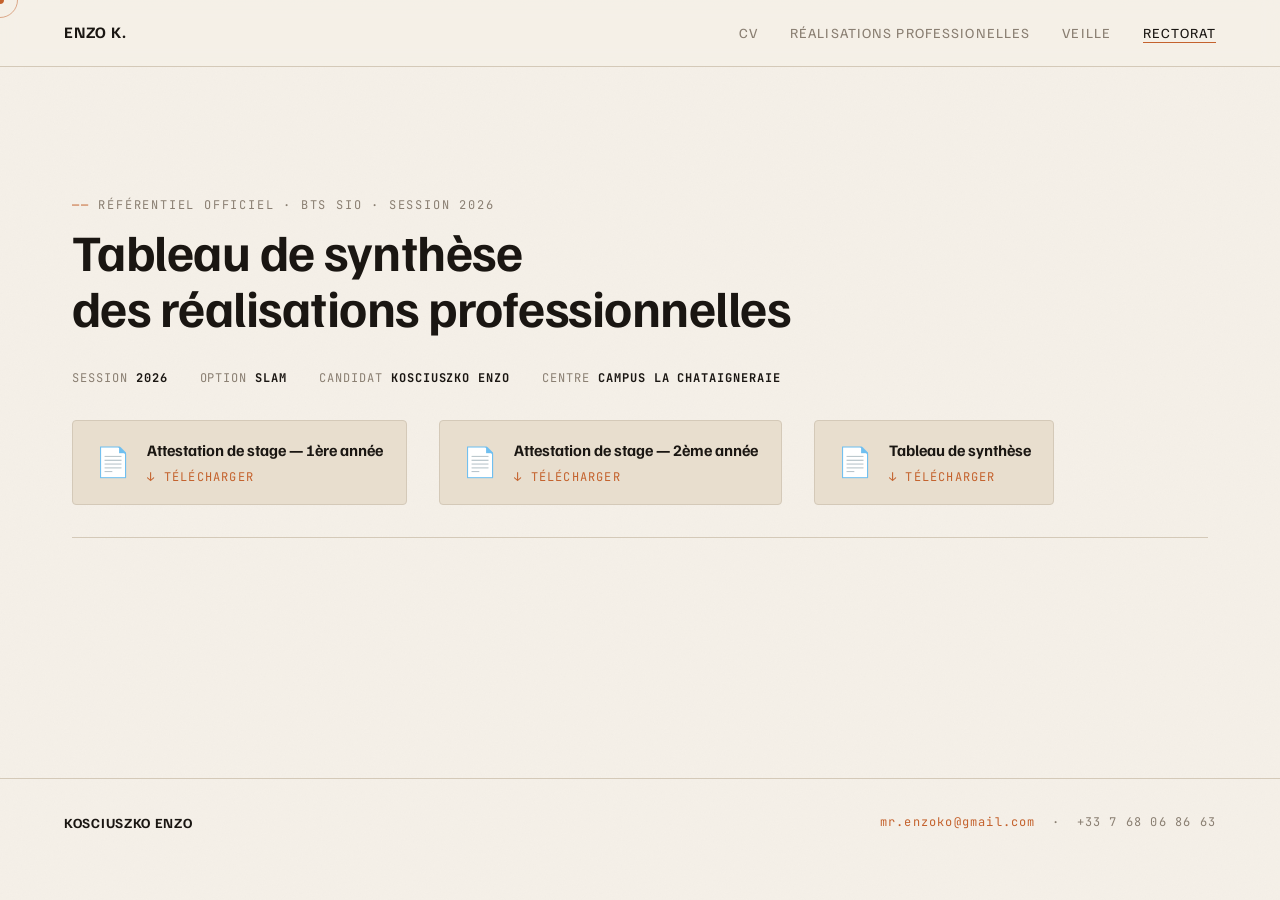
<file: rectorat.html>
<!DOCTYPE html>
<html lang="fr">
<head>
  <meta charset="UTF-8" />
  <meta name="viewport" content="width=device-width, initial-scale=1.0" />
  <title>Tableau des compétences BTS SIO — Enzo K.</title>
  <link rel="stylesheet" href="style.css" />
  <style>
    .rectorat-header {
      padding: var(--espace-l) 0 var(--espace-m);
    }

    .rectorat-meta {
      display: flex;
      flex-wrap: wrap;
      gap: 0.5rem 2rem;
      margin: var(--espace-m) 0;
      font-family: var(--font-mono);
      font-size: var(--t-xs);
      color: var(--gris-chaud);
      letter-spacing: 0.08em;
      text-transform: uppercase;
    }

    .rectorat-meta span strong { color: var(--encre); }

    .attestations-bloc {
      display: flex;
      flex-wrap: wrap;
      gap: var(--espace-m);
      margin: var(--espace-m) 0;
    }

    .attestation-carte {
      display: flex;
      align-items: center;
      gap: 1rem;
      background-color: var(--sable);
      border: 1px solid var(--ligne);
      border-radius: var(--rayon);
      padding: 1rem 1.4rem;
      transition: all var(--transition);
      text-decoration: none;
      color: inherit;
    }

    .attestation-carte:hover {
      border-color: var(--terracotta);
      transform: translateY(-2px);
      box-shadow: var(--ombre);
    }

    .attestation-icone {
      font-size: 1.8rem;
      line-height: 1;
    }

    .attestation-texte-titre {
      font-family: var(--font-titre);
      font-size: var(--t-base);
      font-weight: 700;
    }

    .attestation-texte-label {
      font-family: var(--font-mono);
      font-size: var(--t-xs);
      color: var(--terracotta);
      letter-spacing: 0.1em;
      text-transform: uppercase;
      margin-top: 0.2rem;
    }
  </style>
</head>
<body>

  <div id="curseur-point"></div>
  <div id="curseur-anneau"></div>

  <nav>
    <span class="nav-logo">Enzo K.</span>
    <ul class="nav-liens">
      <li><a href="index.html" class="nav-lien">CV</a></li>
      <li><a href="realpro.html" class="nav-lien">Réalisations Professionelles</a></li>
      <li><a href="veille.html" class="nav-lien">Veille</a></li>
      <li><a href="rectorat.html" class="nav-lien actif">Rectorat</a></li>
    </ul>
  </nav>

  <main>

    <section class="rectorat-header">
      <p class="label">Référentiel officiel · BTS SIO · Session 2026</p>
      <h1 class="section-titre" style="font-size: clamp(2rem, 4vw, var(--t-3xl)); margin: 0.5rem 0 var(--espace-s);">
        Tableau de synthèse<br>des réalisations professionnelles
      </h1>
      <div class="rectorat-meta">
        <span>Session <strong>2026</strong></span>
        <span>Option <strong>SLAM</strong></span>
        <span>Candidat <strong>KOSCIUSZKO Enzo</strong></span>
        <span>Centre <strong>Campus La Chataigneraie</strong></span>
      </div>

      <div class="attestations-bloc">
        <a href="attestation_stage_1an.png" download class="attestation-carte">
          <span class="attestation-icone">📄</span>
          <div>
            <div class="attestation-texte-titre">Attestation de stage — 1ère année</div>
            <div class="attestation-texte-label">↓ Télécharger</div>
          </div>
        </a>
        <a href="attestation_stage_2an.png" download class="attestation-carte">
          <span class="attestation-icone">📄</span>
          <div>
            <div class="attestation-texte-titre">Attestation de stage — 2ème année</div>
            <div class="attestation-texte-label">↓ Télécharger</div>
          </div>
        </a>
        <a href="EKO_TableauBTS_SIO.ods" download class="attestation-carte">
          <span class="attestation-icone">📄</span>
          <div>
            <div class="attestation-texte-titre">Tableau de synthèse</div>
            <div class="attestation-texte-label">↓ Télécharger</div>
          </div>
        </a>
      </div>

      <hr class="trait" />
    </section>

  </main>

  <footer>
    <span class="footer-nom">Kosciuszko Enzo</span>
    <div class="footer-contact">
      <a href="mailto:mr.enzoko@gmail.com">mr.enzoko@gmail.com</a>
      &nbsp;·&nbsp; +33 7 68 06 86 63
    </div>
  </footer>

  <script src="animations.js"></script>
</body>
</html>
</file>
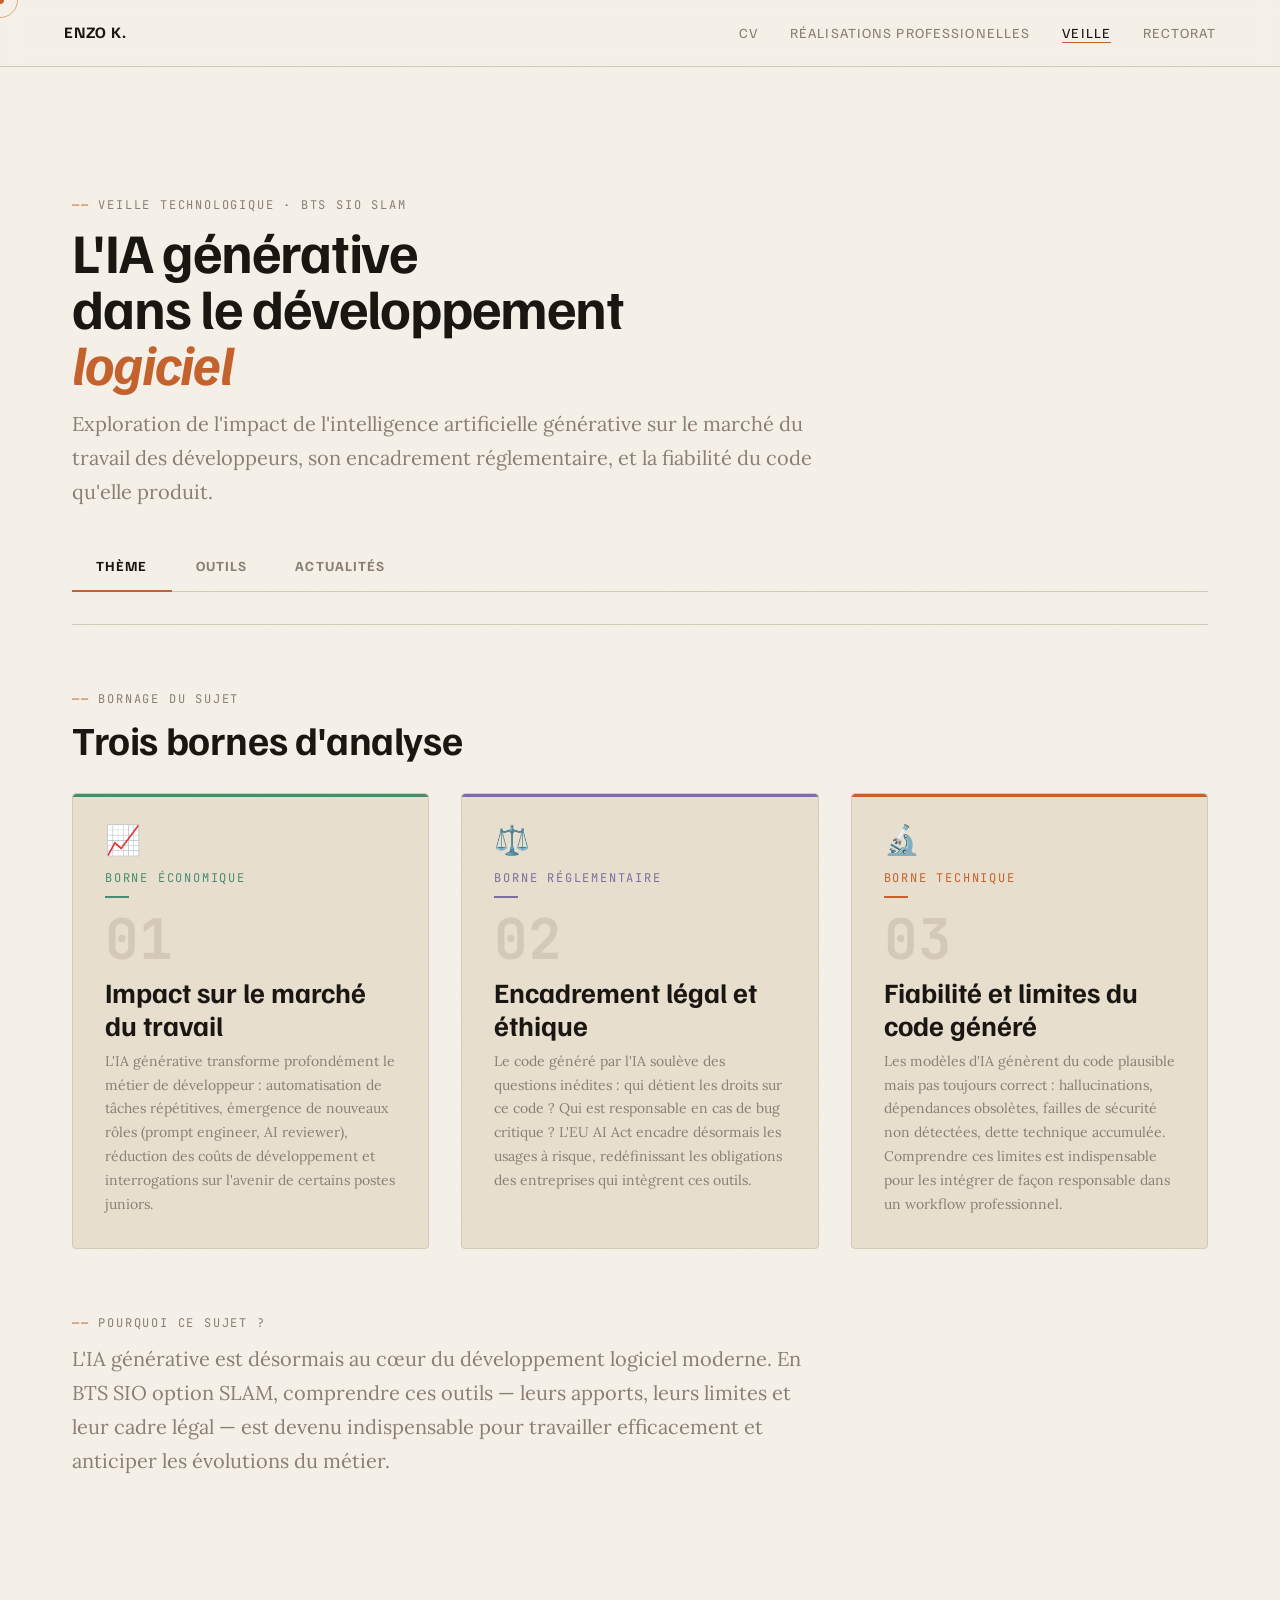
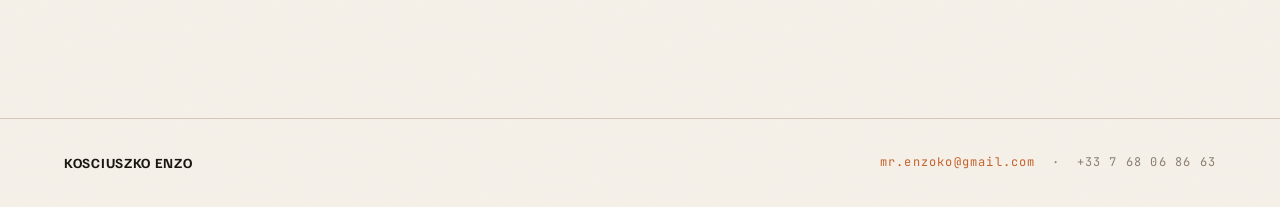
<file: veille.html>
<!DOCTYPE html>
<html lang="fr">
<head>
  <meta charset="UTF-8" />
  <meta name="viewport" content="width=device-width, initial-scale=1.0" />
  <title>Veille Technologique — Enzo K.</title>
  <link rel="stylesheet" href="style.css" />
  <style>
    /* ============================================================
       STYLES SPÉCIFIQUES — PAGE VEILLE
       ============================================================ */

    /* --- BORNES ------------------------------------------- */
    .bornage-grille {
      display: grid;
      grid-template-columns: repeat(3, 1fr);
      gap: var(--espace-m);
    }

    .bornage-carte {
      background-color: var(--sable);
      border: 1px solid var(--ligne);
      border-radius: var(--rayon);
      padding: var(--espace-m);
      transition: all var(--transition);
      position: relative;
      overflow: hidden;
    }

    /* Bande colorée unique en haut de chaque carte */
    .bornage-carte::before {
      content: '';
      position: absolute;
      top: 0; left: 0; right: 0;
      height: 3px;
      border-radius: var(--rayon) var(--rayon) 0 0;
    }

    .bornage-carte.borne-eco::before     { background-color: #4A8C6F; }
    .bornage-carte.borne-reg::before     { background-color: #7B6FA0; }
    .bornage-carte.borne-tech::before    { background-color: var(--terracotta); }

    .bornage-carte:hover {
      transform: translateY(-3px);
      box-shadow: var(--ombre);
    }

    .bornage-icone {
      font-size: 1.8rem;
      margin-bottom: 0.8rem;
      line-height: 1;
    }

    /* Label de type de borne */
    .bornage-type {
      font-family: var(--font-mono);
      font-size: var(--t-xs);
      letter-spacing: 0.15em;
      text-transform: uppercase;
      margin-bottom: 0.5rem;
    }

    .bornage-carte.borne-eco  .bornage-type { color: #4A8C6F; }
    .bornage-carte.borne-reg  .bornage-type { color: #7B6FA0; }
    .bornage-carte.borne-tech .bornage-type { color: var(--terracotta); }

    .bornage-numero {
      font-family: var(--font-mono);
      font-size: var(--t-3xl);
      font-weight: 700;
      color: var(--ligne);
      line-height: 1;
      margin-bottom: 0.5rem;
    }

    .bornage-nom {
      font-family: var(--font-titre);
      font-size: var(--t-xl);
      font-weight: 700;
      margin-bottom: 0.5rem;
      line-height: 1.2;
    }

    .bornage-desc {
      font-size: var(--t-sm);
      color: var(--gris-chaud);
      line-height: 1.7;
    }

    /* Séparateur visuel entre type et nom */
    .bornage-separateur {
      width: 24px;
      height: 1.5px;
      margin: 0.5rem 0 0.8rem;
    }

    .bornage-carte.borne-eco  .bornage-separateur { background-color: #4A8C6F; }
    .bornage-carte.borne-reg  .bornage-separateur { background-color: #7B6FA0; }
    .bornage-carte.borne-tech .bornage-separateur { background-color: var(--terracotta); }

    @media (max-width: 900px) {
      .bornage-grille { grid-template-columns: 1fr; }
    }
  </style>
</head>
<body>

  <div id="curseur-point"></div>
  <div id="curseur-anneau"></div>

  <!-- === NAVIGATION ======================================= -->
  <nav>
    <span class="nav-logo">Enzo K.</span>
    <ul class="nav-liens">
      <li><a href="index.html" class="nav-lien">CV</a></li>
      <li><a href="realpro.html" class="nav-lien">Réalisations Professionelles</a></li>
      <li><a href="veille.html" class="nav-lien actif">Veille</a></li>
      <li><a href="rectorat.html" class="nav-lien">Rectorat</a></li>
    </ul>
  </nav>

  <main>

    <!-- === HERO ========================================== -->
    <section class="veille-hero">
      <p class="label">Veille technologique · BTS SIO SLAM</p>
      <h1 class="veille-titre">
        L'IA générative<br>
        dans le développement<br>
        <em style="font-style:italic; color:var(--terracotta);">logiciel</em>
      </h1>
      <p class="veille-intro">
        Exploration de l'impact de l'intelligence artificielle générative sur
        le marché du travail des développeurs, son encadrement réglementaire,
        et la fiabilité du code qu'elle produit.
      </p>

      <div class="onglets-nav" role="tablist">
        <button class="onglet-btn actif" data-panneau="theme" role="tab">Thème</button>
        <button class="onglet-btn" data-panneau="outils" role="tab">Outils</button>
        <button class="onglet-btn" data-panneau="news" role="tab">Actualités</button>
      </div>
    </section>

    <!-- === PANNEAU 1 : THÈME ============================ -->
    <div class="onglet-panneau actif" id="panneau-theme">

      <p class="label" style="margin-bottom:0.5rem">Bornage du sujet</p>
      <h2 class="section-titre" style="margin-bottom:var(--espace-m)">
        Trois bornes d'analyse
      </h2>

      <div class="bornage-grille">

        <!-- Borne 1 — Économique -->
        <div class="bornage-carte borne-eco">
          <div class="bornage-icone">📈</div>
          <div class="bornage-type">Borne économique</div>
          <div class="bornage-separateur"></div>
          <div class="bornage-numero">01</div>
          <div class="bornage-nom">Impact sur le marché du travail</div>
          <p class="bornage-desc">
            L'IA générative transforme profondément le métier de développeur :
            automatisation de tâches répétitives, émergence de nouveaux rôles
            (prompt engineer, AI reviewer), réduction des coûts de développement
            et interrogations sur l'avenir de certains postes juniors.
          </p>
        </div>

        <!-- Borne 2 — Réglementaire -->
        <div class="bornage-carte borne-reg">
          <div class="bornage-icone">⚖️</div>
          <div class="bornage-type">Borne réglementaire</div>
          <div class="bornage-separateur"></div>
          <div class="bornage-numero">02</div>
          <div class="bornage-nom">Encadrement légal et éthique</div>
          <p class="bornage-desc">
            Le code généré par l'IA soulève des questions inédites : qui détient
            les droits sur ce code ? Qui est responsable en cas de bug critique ?
            L'EU AI Act encadre désormais les usages à risque, redéfinissant
            les obligations des entreprises qui intègrent ces outils.
          </p>
        </div>

        <!-- Borne 3 — Technique -->
        <div class="bornage-carte borne-tech">
          <div class="bornage-icone">🔬</div>
          <div class="bornage-type">Borne technique</div>
          <div class="bornage-separateur"></div>
          <div class="bornage-numero">03</div>
          <div class="bornage-nom">Fiabilité et limites du code généré</div>
          <p class="bornage-desc">
            Les modèles d'IA génèrent du code plausible mais pas toujours correct :
            hallucinations, dépendances obsolètes, failles de sécurité non détectées,
            dette technique accumulée. Comprendre ces limites est indispensable pour
            les intégrer de façon responsable dans un workflow professionnel.
          </p>
        </div>

      </div>

      <!-- Bloc de mise en contexte -->
      <div style="margin-top:var(--espace-l); max-width:75ch;">
        <p class="label" style="margin-bottom:0.5rem">Pourquoi ce sujet ?</p>
        <p style="color:var(--gris-chaud); font-size:var(--t-lg); line-height:1.7;">
          L'IA générative est désormais au cœur du développement logiciel moderne.
          En BTS SIO option SLAM, comprendre ces outils — leurs apports, leurs limites
          et leur cadre légal — est devenu indispensable pour travailler efficacement
          et anticiper les évolutions du métier.
        </p>
      </div>

    </div>

    <!-- === PANNEAU 2 : OUTILS =========================== -->
    <div class="onglet-panneau" id="panneau-outils">

      <p class="label" style="margin-bottom:0.5rem">Sources &amp; outils de veille</p>
      <h2 class="section-titre" style="margin-bottom:var(--espace-m)">
        Comment je surveille les tendances
      </h2>

      <div class="outils-grille">

        <div class="outil-carte">
          <div class="outil-nom">Feedly</div>
          <p class="outil-desc">
            Agrégateur de flux RSS permettant de regrouper les sources tech
            en un seul endroit et de suivre les nouvelles publications en temps réel.
          </p>
          <span class="outil-type">Agrégateur RSS</span>
        </div>

        <div class="outil-carte">
          <div class="outil-nom">Google Alerts</div>
          <p class="outil-desc">
            Alertes email personnalisées déclenchées dès qu'un sujet choisi
            apparaît dans l'actualité. Idéal pour rester informé sans effort quotidien.
          </p>
          <span class="outil-type">Alertes automatiques</span>
        </div>

        <div class="outil-carte">
          <div class="outil-nom">LinkedIn</div>
          <p class="outil-desc">
            Suivi d'experts du secteur et de publications professionnelles pour
            des retours d'expérience concrets sur l'usage de l'IA en entreprise.
          </p>
          <span class="outil-type">Réseau professionnel</span>
        </div>

        <div class="outil-carte">
          <div class="outil-nom">L'Usine Digitale</div>
          <p class="outil-desc">
            Média spécialisé dans la transformation numérique des entreprises.
            Source principale des articles analysés dans cette veille.
          </p>
          <span class="outil-type">Presse spécialisée</span>
        </div>

      </div>

    </div>

    <!-- === PANNEAU 3 : NEWS ============================= -->
    <div class="onglet-panneau" id="panneau-news">

      <p class="label" style="margin-bottom:0.5rem">Articles analysés</p>
      <h2 class="section-titre" style="margin-bottom:var(--espace-m)">
        Actualités sélectionnées
      </h2>

      <div class="news-liste">

        <!-- Article 1 -->
        <article class="news-carte">
          <div class="news-meta">
            <div class="news-date">10 déc. 2025</div>
            <div class="news-source">L'Usine Digitale</div>
            <p style="font-size:var(--t-xs); color:var(--gris-chaud); margin-bottom:0.5rem;">
              Auteur : Célia Séramour
            </p>
            <div class="news-bornage">
              <span class="tag actif">Technique</span>
              <span class="tag actif">Économique</span>
            </div>
          </div>
          <div class="news-contenu">
            <h3 class="news-titre">Mistral sort Devstral 2</h3>
            <p class="news-resume">
              Mistral AI publie deux modèles open source dédiés au développement logiciel,
              Devstral 2 (123B) et Devstral Small 2 (24B), capables de rivaliser avec
              des modèles bien plus grands. Devstral 2 peut analyser et modifier des bases
              de code entières, suivre les dépendances et corriger automatiquement des erreurs.
              Devstral Small 2 fonctionne localement et peut alimenter des agents multimodaux.
              Les deux modèles sont optimisés pour l'écosystème Nvidia et proposés sous
              licences permissives. Mistral lance également Vibe CLI, un assistant en ligne
              de commande capable d'explorer et d'exécuter du code en langage naturel.
            </p>
            <a href="#" class="news-lien" target="_blank" rel="noopener">Lire l'article →</a>
          </div>
        </article>

        <!-- Article 2 -->
        <article class="news-carte">
          <div class="news-meta">
            <div class="news-date">27 févr. 2026</div>
            <div class="news-source">L'Usine Digitale</div>
            <p style="font-size:var(--t-xs); color:var(--gris-chaud); margin-bottom:0.5rem;">
              Auteur : Célia Séramour
            </p>
            <div class="news-bornage">
              <span class="tag actif">Économique</span>
              <span class="tag actif">Réglementaire</span>
            </div>
          </div>
          <div class="news-contenu">
            <h3 class="news-titre">OpenAI et AWS signent un partenariat stratégique</h3>
            <p class="news-resume">
              OpenAI et AWS concluent un accord massif : Amazon investit 50 milliards
              de dollars et obtient l'exclusivité de la distribution cloud tierce pour
              Frontier, la plateforme dédiée aux AI coworkers. Les deux entreprises vont
              co-concevoir un Stateful Runtime Environment capable de faire tourner des
              applications et agents d'IA générative à grande échelle, offrant aux
              développeurs un accès fluide au calcul, à la mémoire et au contexte
              nécessaire pour des outils intégrés dans les workflows.
            </p>
            <a href="#" class="news-lien" target="_blank" rel="noopener">Lire l'article →</a>
          </div>
        </article>

        <!-- Article 3 (placeholder — à compléter) -->
        <!--
        <article class="news-carte">
          <div class="news-meta">
            <div class="news-date">JJ MMM AAAA</div>
            <div class="news-source">Source</div>
            <div class="news-bornage">
              <span class="tag actif">Borne concernée</span>
            </div>
          </div>
          <div class="news-contenu">
            <h3 class="news-titre">Titre de l'article</h3>
            <p class="news-resume">Résumé...</p>
            <a href="URL" class="news-lien" target="_blank">Lire l'article →</a>
          </div>
        </article>
        -->

      </div>
    </div>

  </main>

  <!-- === FOOTER ========================================= -->
  <footer>
    <span class="footer-nom">Kosciuszko Enzo</span>
    <div class="footer-contact">
      <a href="mailto:mr.enzoko@gmail.com">mr.enzoko@gmail.com</a>
      &nbsp;·&nbsp; +33 7 68 06 86 63
    </div>
  </footer>

  <script src="animations.js"></script>
  <script>
    const boutons = document.querySelectorAll('.onglet-btn');
    const panneaux = document.querySelectorAll('.onglet-panneau');

    boutons.forEach(btn => {
      btn.addEventListener('click', () => {
        boutons.forEach(b => b.classList.remove('actif'));
        panneaux.forEach(p => p.classList.remove('actif'));
        btn.classList.add('actif');
        const panneau = document.getElementById('panneau-' + btn.dataset.panneau);
        if (panneau) panneau.classList.add('actif');
      });
    });
  </script>

</body>
</html>
</file>
<file: style.css>
/* ============================================================
   PORTFOLIO — KOSCIUSZKO ENZO
   Feuille de style principale + animations
   ============================================================

   PERSONNALISATION RAPIDE :
   Modifie les variables CSS dans :root
   ============================================================ */

/* --- IMPORT POLICES ---------------------------------------- */
@import url('https://fonts.googleapis.com/css2?family=Familjen+Grotesk:ital,wght@0,400;0,700;1,400&family=Lora:ital,wght@0,400;0,600;1,400&family=JetBrains+Mono:wght@400;500&display=swap');

/* --- VARIABLES --------------------------------------------- */
:root {
  --creme:       #F5F0E8;
  --encre:       #1A1612;
  --terracotta:  #C4622D;
  --sable:       #E8DECE;
  --gris-chaud:  #8A7F72;
  --ligne:       #D4C9B8;

  --font-titre:  'Familjen Grotesk', sans-serif;
  --font-corps:  'Lora', serif;
  --font-mono:   'JetBrains Mono', monospace;

  --t-xs:   0.75rem;
  --t-sm:   0.875rem;
  --t-base: 1rem;
  --t-lg:   1.25rem;
  --t-xl:   1.75rem;
  --t-2xl:  2.5rem;
  --t-3xl:  3.5rem;
  --t-4xl:  5rem;

  --espace-s:  1rem;
  --espace-m:  2rem;
  --espace-l:  4rem;
  --espace-xl: 7rem;

  --rayon:      4px;
  --ombre:      0 2px 20px rgba(26,22,18,0.08);
  --ombre-lg:   0 8px 40px rgba(26,22,18,0.14);
  --transition: 0.3s ease;
}

/* --- RESET & BASE ------------------------------------------ */
*, *::before, *::after { box-sizing: border-box; margin: 0; padding: 0; }

html { scroll-behavior: smooth; font-size: 16px; }

body {
  background-color: var(--creme);
  color: var(--encre);
  font-family: var(--font-corps);
  line-height: 1.7;
  cursor: none; /* on cache le curseur natif — remplacé par le custom */
  background-image: url("data:image/svg+xml,%3Csvg xmlns='http://www.w3.org/2000/svg' width='300' height='300'%3E%3Cfilter id='noise'%3E%3CfeTurbulence type='fractalNoise' baseFrequency='0.75' numOctaves='4' stitchTiles='stitch'/%3E%3CfeColorMatrix type='saturate' values='0'/%3E%3C/filter%3E%3Crect width='300' height='300' filter='url(%23noise)' opacity='0.03'/%3E%3C/svg%3E");
}

img { max-width: 100%; display: block; }
a { color: inherit; text-decoration: none; cursor: none; }
ul { list-style: none; }

/* ============================================================
   CURSEUR PERSONNALISÉ
   Un petit point terracotta + un anneau qui le suit avec délai
   ============================================================ */
#curseur-point {
  position: fixed;
  width: 8px; height: 8px;
  background-color: var(--terracotta);
  border-radius: 50%;
  pointer-events: none;
  z-index: 9999;
  transform: translate(-50%, -50%);
  transition: transform 0.1s ease, width 0.2s ease, height 0.2s ease, opacity 0.2s ease;
}

#curseur-anneau {
  position: fixed;
  width: 36px; height: 36px;
  border: 1.5px solid var(--terracotta);
  border-radius: 50%;
  pointer-events: none;
  z-index: 9998;
  transform: translate(-50%, -50%);
  transition: transform 0.12s ease, width 0.25s ease, height 0.25s ease, opacity 0.2s ease;
  opacity: 0.5;
}

/* Agrandissement au survol des éléments interactifs */
body.curseur-hover #curseur-point {
  width: 12px; height: 12px;
  opacity: 0.7;
}
body.curseur-hover #curseur-anneau {
  width: 52px; height: 52px;
  opacity: 0.25;
}

/* ============================================================
   NAVIGATION
   ============================================================ */
nav {
  position: sticky;
  top: 0;
  z-index: 100;
  display: flex;
  align-items: center;
  justify-content: space-between;
  padding: 1.2rem var(--espace-l);
  background-color: rgba(245, 240, 232, 0.92);
  backdrop-filter: blur(10px);
  border-bottom: 1px solid var(--ligne);
  /* Animation d'entrée */
  animation: nav-entree 0.6s ease both;
}

@keyframes nav-entree {
  from { opacity: 0; transform: translateY(-10px); }
  to   { opacity: 1; transform: translateY(0); }
}

.nav-logo {
  font-family: var(--font-titre);
  font-size: var(--t-base);
  font-weight: 700;
  letter-spacing: 0.05em;
  text-transform: uppercase;
}

.nav-liens { display: flex; gap: var(--espace-m); align-items: center; }

.nav-lien {
  font-family: var(--font-titre);
  font-size: var(--t-sm);
  letter-spacing: 0.08em;
  text-transform: uppercase;
  color: var(--gris-chaud);
  transition: color var(--transition);
  position: relative;
}

.nav-lien::after {
  content: '';
  position: absolute;
  bottom: -2px; left: 0;
  width: 0; height: 1px;
  background-color: var(--terracotta);
  transition: width var(--transition);
}

.nav-lien:hover { color: var(--encre); }
.nav-lien:hover::after { width: 100%; }
.nav-lien.actif { color: var(--encre); }
.nav-lien.actif::after { width: 100%; background-color: var(--terracotta); }

.badge-wip {
  font-family: var(--font-mono);
  font-size: 0.6rem;
  background-color: var(--ligne);
  color: var(--gris-chaud);
  padding: 0.1em 0.4em;
  border-radius: 2px;
  vertical-align: middle;
  margin-left: 0.4em;
  letter-spacing: 0.05em;
}

/* ============================================================
   LAYOUT
   ============================================================ */
main {
  max-width: 1200px;
  margin: 0 auto;
  padding: var(--espace-l) var(--espace-m);
}

/* ============================================================
   UTILITAIRES
   ============================================================ */
.label {
  font-family: var(--font-mono);
  font-size: var(--t-xs);
  letter-spacing: 0.15em;
  text-transform: uppercase;
  color: var(--gris-chaud);
}
.label::before { content: '—— '; color: var(--terracotta); }

.trait { border: none; border-top: 1px solid var(--ligne); margin: var(--espace-m) 0; }

.tag {
  display: inline-block;
  font-family: var(--font-mono);
  font-size: var(--t-xs);
  letter-spacing: 0.08em;
  text-transform: uppercase;
  border: 1px solid var(--ligne);
  padding: 0.3em 0.8em;
  border-radius: 2px;
  color: var(--gris-chaud);
  transition: all var(--transition);
}
.tag:hover, .tag.actif {
  border-color: var(--terracotta);
  color: var(--terracotta);
  background-color: rgba(196,98,45,0.05);
}

/* ============================================================
   BOUTONS
   ============================================================ */
.btn {
  display: inline-flex;
  align-items: center;
  gap: 0.5em;
  font-family: var(--font-titre);
  font-size: var(--t-sm);
  font-weight: 700;
  letter-spacing: 0.1em;
  text-transform: uppercase;
  padding: 0.8em 1.8em;
  border: 1.5px solid var(--encre);
  border-radius: var(--rayon);
  cursor: none;
  transition: all var(--transition);
  background: transparent;
  color: var(--encre);
  position: relative;
  overflow: hidden;
}

/* Effet de remplissage au survol (slide from bottom) */
.btn::before {
  content: '';
  position: absolute;
  bottom: 0; left: 0;
  width: 100%; height: 0;
  background-color: var(--encre);
  transition: height 0.25s ease;
  z-index: 0;
}
.btn:hover::before { height: 100%; }
.btn span, .btn > * { position: relative; z-index: 1; }
.btn:hover { color: var(--creme); }

.btn-accent {
  background-color: var(--terracotta);
  border-color: var(--terracotta);
  color: var(--creme);
}
.btn-accent::before { background-color: var(--encre); }
.btn-accent:hover { border-color: var(--encre); }

/* ============================================================
   ANIMATIONS AU SCROLL — classe de base
   Les éléments avec .reveal partent invisibles.
   Le JS ajoute .visible quand ils entrent dans la vue.
   ============================================================ */
.reveal {
  opacity: 0;
  transform: translateY(28px);
  transition: opacity 0.6s ease, transform 0.6s ease;
}

.reveal.visible {
  opacity: 1;
  transform: translateY(0);
}

/* Délais en cascade pour les grilles */
.reveal-delay-1 { transition-delay: 0.1s; }
.reveal-delay-2 { transition-delay: 0.2s; }
.reveal-delay-3 { transition-delay: 0.3s; }
.reveal-delay-4 { transition-delay: 0.4s; }
.reveal-delay-5 { transition-delay: 0.5s; }

/* ============================================================
   HERO — avec fond géométrique animé
   ============================================================ */
.hero {
  display: grid;
  grid-template-columns: 1fr 1fr;
  gap: var(--espace-l);
  align-items: center;
  min-height: 88vh;
  padding: var(--espace-l) 0;
  position: relative;
}

/* Fond géométrique : grille de points en SVG */
.hero::before {
  content: '';
  position: absolute;
  inset: -40px;
  /* Grille de points SVG répétée en fond */
  background-image: url("data:image/svg+xml,%3Csvg xmlns='http://www.w3.org/2000/svg' width='40' height='40'%3E%3Ccircle cx='20' cy='20' r='1.2' fill='%23D4C9B8'/%3E%3C/svg%3E");
  background-size: 40px 40px;
  opacity: 0;
  z-index: 0;
  /* Animation d'apparition lente */
  animation: dots-apparition 1.8s ease 0.3s forwards;
  pointer-events: none;
}

@keyframes dots-apparition {
  from { opacity: 0; }
  to   { opacity: 1; }
}

/* Dégradé masque qui cache les points vers le bas */
.hero::after {
  content: '';
  position: absolute;
  bottom: 0; left: -40px; right: -40px;
  height: 180px;
  background: linear-gradient(to bottom, transparent, var(--creme));
  pointer-events: none;
  z-index: 1;
}

.hero-contenu {
  position: relative;
  z-index: 2;
}

.hero-surtitre {
  font-family: var(--font-mono);
  font-size: var(--t-xs);
  letter-spacing: 0.2em;
  text-transform: uppercase;
  color: var(--terracotta);
  margin-bottom: 1rem;
  /* Animation d'entrée propre au hero (pas de reveal JS) */
  opacity: 0;
  animation: hero-slide-up 0.7s ease 0.4s forwards;
}

.hero-titre {
  font-family: var(--font-titre);
  font-size: clamp(3rem, 6vw, var(--t-4xl));
  font-weight: 700;
  line-height: 1.0;
  letter-spacing: -0.02em;
  margin-bottom: 1.5rem;
  opacity: 0;
  animation: hero-slide-up 0.7s ease 0.55s forwards;
}

.hero-titre em {
  font-family: var(--font-corps);
  font-style: italic;
  font-weight: 400;
  color: var(--terracotta);
}

.hero-description {
  font-size: var(--t-lg);
  color: var(--gris-chaud);
  max-width: 45ch;
  margin-bottom: var(--espace-m);
  line-height: 1.6;
  opacity: 0;
  animation: hero-slide-up 0.7s ease 0.7s forwards;
}

.hero-actions {
  display: flex;
  gap: 1rem;
  flex-wrap: wrap;
  opacity: 0;
  animation: hero-slide-up 0.7s ease 0.85s forwards;
}

@keyframes hero-slide-up {
  from { opacity: 0; transform: translateY(20px); }
  to   { opacity: 1; transform: translateY(0); }
}

/* Côté droit : photo + infos */
.hero-profil {
  display: flex;
  flex-direction: column;
  align-items: flex-end;
  gap: var(--espace-s);
  position: relative;
  z-index: 2;
  opacity: 0;
  animation: hero-slide-up 0.8s ease 0.6s forwards;
}

/* Effet parallaxe souris — géré en JS */
.hero-profil-inner {
  display: flex;
  flex-direction: column;
  align-items: flex-end;
  gap: var(--espace-s);
  transition: transform 0.15s ease-out;
  will-change: transform;
}

.profil-photo-cadre {
  position: relative;
  width: 280px;
  height: 320px;
}

.profil-photo-cadre::before {
  content: '';
  position: absolute;
  top: 12px; left: 12px;
  width: 100%; height: 100%;
  border: 2px solid var(--terracotta);
  border-radius: var(--rayon);
  z-index: 0;
  transition: top 0.3s ease, left 0.3s ease;
}

.profil-photo-cadre:hover::before {
  top: 16px; left: 16px;
}

.profil-photo-cadre img {
  position: relative;
  z-index: 1;
  width: 100%; height: 100%;
  object-fit: cover;
  border-radius: var(--rayon);
  filter: grayscale(20%);
  transition: filter var(--transition);
}

.profil-photo-cadre:hover img { filter: grayscale(0%); }

.profil-infos {
  width: 280px;
  background-color: var(--sable);
  border: 1px solid var(--ligne);
  border-radius: var(--rayon);
  padding: var(--espace-s);
}

.profil-infos-ligne {
  display: flex;
  justify-content: space-between;
  align-items: center;
  padding: 0.4rem 0;
  border-bottom: 1px solid var(--ligne);
  font-size: var(--t-sm);
}
.profil-infos-ligne:last-child { border-bottom: none; }
.profil-infos-ligne .key {
  font-family: var(--font-mono);
  font-size: var(--t-xs);
  letter-spacing: 0.1em;
  text-transform: uppercase;
  color: var(--gris-chaud);
}

/* ============================================================
   TICKER — bandeau défilant entre sections
   ============================================================ */
.ticker-wrapper {
  overflow: hidden;
  border-top: 1px solid var(--ligne);
  border-bottom: 1px solid var(--ligne);
  background-color: var(--sable);
  padding: 0.8rem 0;
  /* Pleine largeur, sort du conteneur main */
  width: 100vw;
  margin-left: calc(-50vw + 50%);
  margin-right: calc(-50vw + 50%);
}

.ticker-piste {
  display: flex;
  gap: 0;
  /* La piste fait 2× sa largeur pour la boucle infinie */
  animation: ticker-defiler 28s linear infinite;
  white-space: nowrap;
  width: max-content;
}

/* Ralentit au survol */
.ticker-wrapper:hover .ticker-piste { animation-play-state: paused; }

@keyframes ticker-defiler {
  from { transform: translateX(0); }
  to   { transform: translateX(-50%); }
}

.ticker-item {
  font-family: var(--font-titre);
  font-size: var(--t-base);
  font-weight: 700;
  letter-spacing: 0.08em;
  text-transform: uppercase;
  color: var(--gris-chaud);
  padding: 0 2rem;
  /* Séparateur entre items */
  display: inline-flex;
  align-items: center;
  gap: 2rem;
}

.ticker-item::after {
  content: '·';
  color: var(--terracotta);
  font-size: 1.5em;
  line-height: 1;
}

/* ============================================================
   CARTES AVEC EFFET SPOTLIGHT (lumière qui suit la souris)
   Le JS injecte les variables --mx et --my en style inline
   ============================================================ */
.spotlight-card {
  position: relative;
  overflow: hidden;
  background-color: var(--sable);
  border: 1px solid var(--ligne);
  border-radius: var(--rayon);
  padding: var(--espace-m);
  transition: transform var(--transition), box-shadow var(--transition), border-color var(--transition);
}

.spotlight-card::before {
  /* Halo lumineux centré sur la souris */
  content: '';
  position: absolute;
  width: 280px; height: 280px;
  background: radial-gradient(circle, rgba(196,98,45,0.12) 0%, transparent 70%);
  border-radius: 50%;
  pointer-events: none;
  left: var(--mx, 50%);
  top:  var(--my, 50%);
  transform: translate(-50%, -50%);
  opacity: 0;
  transition: opacity 0.3s ease;
  z-index: 0;
}

.spotlight-card:hover::before { opacity: 1; }

/* Le contenu passe au-dessus du halo */
.spotlight-card > * { position: relative; z-index: 1; }

.spotlight-card:hover {
  border-color: rgba(196,98,45,0.35);
  transform: translateY(-3px);
  box-shadow: var(--ombre-lg);
}

/* ============================================================
   SECTIONS PRINCIPALES
   ============================================================ */
.section-titre {
  font-family: var(--font-titre);
  font-size: var(--t-2xl);
  font-weight: 700;
  line-height: 1.1;
  letter-spacing: -0.01em;
  margin: 0.5rem 0 var(--espace-m);
}

.section-competences,
.section-certifications,
.section-experiences,
.section-langues,
.section-hobbies {
  padding: var(--espace-l) 0;
  border-top: 1px solid var(--ligne);
}

/* ============================================================
   COMPÉTENCES — barres animées
   ============================================================ */
.competences-double {
  display: grid;
  grid-template-columns: 1fr 1fr;
  gap: var(--espace-l);
  margin-top: var(--espace-m);
}

.competences-bloc-titre {
  font-family: var(--font-mono);
  font-size: var(--t-xs);
  letter-spacing: 0.15em;
  text-transform: uppercase;
  color: var(--gris-chaud);
  margin-bottom: var(--espace-s);
  padding-bottom: 0.5rem;
  border-bottom: 1px solid var(--ligne);
}
.competences-bloc-titre::before { content: '—— '; color: var(--terracotta); }

.competences-liste { display: flex; flex-direction: column; gap: 0.9rem; }

.comp-item { display: flex; flex-direction: column; gap: 0.3rem; }

.comp-item-header {
  display: flex;
  justify-content: space-between;
  align-items: center;
}

.comp-item-nom {
  font-family: var(--font-titre);
  font-size: var(--t-base);
  font-weight: 700;
}

.comp-item-label {
  font-family: var(--font-mono);
  font-size: var(--t-xs);
  color: var(--gris-chaud);
  letter-spacing: 0.08em;
}

/* La barre part à 0, le JS l'anime jusqu'à la valeur data-width */
.comp-barre {
  height: 4px;
  background-color: var(--ligne);
  border-radius: 2px;
  overflow: hidden;
}

.comp-barre-rempli {
  height: 100%;
  width: 0; /* démarre à 0 — animé par JS via transition */
  background: linear-gradient(to right, var(--terracotta), #D4885A);
  border-radius: 2px;
  transition: width 1.1s cubic-bezier(0.22, 1, 0.36, 1);
}

/* ============================================================
   CERTIFICATIONS
   ============================================================ */
.certif-grille {
  display: grid;
  grid-template-columns: repeat(auto-fit, minmax(300px, 1fr));
  gap: var(--espace-m);
  margin-top: var(--espace-m);
}

.certif-carte {
  display: flex;
  flex-direction: column;
  gap: 0.7rem;
}

.certif-header {
  display: flex;
  align-items: flex-start;
  justify-content: space-between;
  gap: 1rem;
}

.certif-logo {
  font-family: var(--font-titre);
  font-size: var(--t-xs);
  font-weight: 700;
  letter-spacing: 0.12em;
  text-transform: uppercase;
  background-color: var(--encre);
  color: var(--creme);
  padding: 0.3em 0.7em;
  border-radius: 2px;
  white-space: nowrap;
}

.certif-score {
  font-family: var(--font-mono);
  font-size: var(--t-xl);
  font-weight: 700;
  color: var(--terracotta);
  line-height: 1;
  text-align: right;
}
.certif-score span {
  font-size: var(--t-xs);
  color: var(--gris-chaud);
  font-weight: 400;
  display: block;
  letter-spacing: 0.1em;
  text-transform: uppercase;
}

/* Le score animé — JS écrit le nombre dans cet élément */
.certif-score-valeur { display: inline; }

.certif-nom {
  font-family: var(--font-titre);
  font-size: var(--t-lg);
  font-weight: 700;
  line-height: 1.2;
}

.certif-niveau {
  font-family: var(--font-mono);
  font-size: var(--t-xs);
  color: var(--terracotta);
  letter-spacing: 0.12em;
  text-transform: uppercase;
}

.certif-modules { display: flex; flex-direction: column; gap: 0.4rem; }

.certif-module-ligne {
  display: flex;
  justify-content: space-between;
  align-items: center;
  font-size: var(--t-xs);
  gap: 0.5rem;
}

.certif-module-nom { font-family: var(--font-corps); color: var(--gris-chaud); flex: 1; }
.certif-module-score { font-family: var(--font-mono); font-weight: 700; color: var(--encre); white-space: nowrap; }

.certif-module-barre {
  width: 60px; height: 3px;
  background-color: var(--ligne);
  border-radius: 2px;
  overflow: hidden;
}

.certif-module-barre-rempli {
  height: 100%;
  width: 0; /* animé par JS */
  background: linear-gradient(to right, var(--terracotta), #D4885A);
  border-radius: 2px;
  transition: width 1s cubic-bezier(0.22, 1, 0.36, 1);
}

.certif-meta {
  font-family: var(--font-mono);
  font-size: var(--t-xs);
  color: var(--gris-chaud);
  letter-spacing: 0.06em;
  border-top: 1px solid var(--ligne);
  padding-top: 0.7rem;
}
.certif-meta-ligne { margin-bottom: 0.2rem; }

.certif-lien {
  display: inline-flex;
  align-items: center;
  gap: 0.4em;
  font-family: var(--font-mono);
  font-size: var(--t-xs);
  letter-spacing: 0.1em;
  text-transform: uppercase;
  color: var(--terracotta);
  text-decoration: underline;
  text-decoration-color: var(--ligne);
  text-underline-offset: 3px;
  transition: text-decoration-color var(--transition);
  margin-top: auto;
  cursor: none;
}
.certif-lien:hover { text-decoration-color: var(--terracotta); }

/* ============================================================
   TIMELINE
   ============================================================ */
.timeline { display: flex; flex-direction: column; gap: 0; }

.timeline-item {
  display: grid;
  grid-template-columns: 120px 1fr;
  gap: var(--espace-m);
  padding: var(--espace-m) 0;
  border-bottom: 1px solid var(--ligne);
  position: relative;
}
.timeline-item:last-child { border-bottom: none; }

/* Trait vertical animé sur le côté gauche */
.timeline-item::before {
  content: '';
  position: absolute;
  left: 108px; top: 0; bottom: 0;
  width: 1px;
  background: linear-gradient(to bottom, var(--terracotta), transparent);
  opacity: 0;
  transition: opacity 0.4s ease;
}
.timeline-item.visible::before { opacity: 1; }

.timeline-date {
  font-family: var(--font-mono);
  font-size: var(--t-xs);
  color: var(--gris-chaud);
  letter-spacing: 0.1em;
  padding-top: 0.2rem;
}

.timeline-contenu-titre {
  font-family: var(--font-titre);
  font-size: var(--t-lg);
  font-weight: 700;
  margin-bottom: 0.2rem;
}

.timeline-lieu {
  font-family: var(--font-mono);
  font-size: var(--t-xs);
  color: var(--terracotta);
  letter-spacing: 0.1em;
  text-transform: uppercase;
  margin-bottom: 0.5rem;
}

.timeline-texte {
  font-size: var(--t-sm);
  color: var(--gris-chaud);
  max-width: 60ch;
}

/* ============================================================
   LANGUES
   ============================================================ */
.langues-grille {
  display: grid;
  grid-template-columns: repeat(3, 1fr);
  gap: var(--espace-m);
  margin-top: var(--espace-m);
}

.langue-carte {
  background-color: var(--sable);
  border: 1px solid var(--ligne);
  border-radius: var(--rayon);
  padding: var(--espace-m);
  transition: all var(--transition);
}
.langue-carte:hover { border-color: var(--terracotta); transform: translateY(-2px); }

.langue-nom { font-family: var(--font-titre); font-size: var(--t-xl); font-weight: 700; margin-bottom: 0.3rem; }
.langue-niveau { font-family: var(--font-mono); font-size: var(--t-xs); color: var(--terracotta); letter-spacing: 0.12em; text-transform: uppercase; margin-bottom: 0.6rem; }
.langue-bareme { font-family: var(--font-corps); font-size: var(--t-sm); color: var(--gris-chaud); font-style: italic; }

/* ============================================================
   HOBBIES
   ============================================================ */
.hobbies-liste {
  display: flex;
  flex-wrap: wrap;
  gap: 0.8rem;
  margin-top: var(--espace-m);
}

.hobby-tag {
  display: inline-flex;
  align-items: center;
  gap: 0.5em;
  font-family: var(--font-titre);
  font-size: var(--t-base);
  font-weight: 700;
  border: 1.5px solid var(--ligne);
  padding: 0.6em 1.4em;
  border-radius: 999px;
  color: var(--encre);
  transition: all 0.25s ease;
  /* Micro flottement */
  animation: flotter 3s ease-in-out infinite;
}

.hobby-tag:nth-child(2) { animation-delay: 0.5s; }
.hobby-tag:nth-child(3) { animation-delay: 1s; }

@keyframes flotter {
  0%, 100% { transform: translateY(0); }
  50%       { transform: translateY(-4px); }
}

.hobby-tag:hover {
  border-color: var(--terracotta);
  color: var(--terracotta);
  background-color: rgba(196,98,45,0.05);
  animation-play-state: paused;
}

/* ============================================================
   PAGE VEILLE
   ============================================================ */
.veille-hero {
  padding: var(--espace-l) 0 var(--espace-m);
  border-bottom: 1px solid var(--ligne);
}

.veille-titre {
  font-family: var(--font-titre);
  font-size: clamp(2.5rem, 5vw, var(--t-3xl));
  font-weight: 700;
  line-height: 1.0;
  letter-spacing: -0.02em;
  margin: 0.5rem 0 1rem;
}

.veille-intro { max-width: 65ch; color: var(--gris-chaud); font-size: var(--t-lg); }

.onglets-nav {
  display: flex;
  gap: 0;
  border-bottom: 1px solid var(--ligne);
  margin: var(--espace-m) 0 0;
}

.onglet-btn {
  font-family: var(--font-titre);
  font-size: var(--t-sm);
  font-weight: 700;
  letter-spacing: 0.08em;
  text-transform: uppercase;
  padding: 1rem 1.5rem;
  border: none;
  border-bottom: 2px solid transparent;
  background: transparent;
  color: var(--gris-chaud);
  cursor: none;
  transition: all var(--transition);
  margin-bottom: -1px;
}
.onglet-btn:hover { color: var(--encre); }
.onglet-btn.actif { color: var(--encre); border-bottom-color: var(--terracotta); }

.onglet-panneau { display: none; padding: var(--espace-l) 0; animation: apparition 0.35s ease; }
.onglet-panneau.actif { display: block; }

@keyframes apparition {
  from { opacity: 0; transform: translateY(10px); }
  to   { opacity: 1; transform: translateY(0); }
}

.bornage-grille { display: grid; grid-template-columns: repeat(3, 1fr); gap: var(--espace-m); }
.bornage-carte { background-color: var(--sable); border: 1px solid var(--ligne); border-radius: var(--rayon); padding: var(--espace-m); transition: all var(--transition); }
.bornage-carte:hover { border-color: var(--terracotta); }

.bornage-numero { font-family: var(--font-mono); font-size: var(--t-3xl); font-weight: 700; color: var(--ligne); line-height: 1; margin-bottom: 0.5rem; }
.bornage-nom { font-family: var(--font-titre); font-size: var(--t-xl); font-weight: 700; margin-bottom: 0.5rem; }
.bornage-desc { font-size: var(--t-sm); color: var(--gris-chaud); }

.outils-grille { display: grid; grid-template-columns: repeat(3, 1fr); gap: var(--espace-m); }
.outil-carte { background-color: var(--sable); border: 1px solid var(--ligne); border-radius: var(--rayon); padding: var(--espace-m); display: flex; flex-direction: column; gap: 0.8rem; transition: all var(--transition); }
.outil-carte:hover { border-color: var(--terracotta); transform: translateY(-2px); }
.outil-nom { font-family: var(--font-titre); font-size: var(--t-lg); font-weight: 700; }
.outil-desc { font-size: var(--t-sm); color: var(--gris-chaud); flex: 1; }
.outil-type { font-family: var(--font-mono); font-size: var(--t-xs); color: var(--terracotta); letter-spacing: 0.1em; text-transform: uppercase; }

.news-liste { display: flex; flex-direction: column; gap: var(--espace-m); }
.news-carte { display: grid; grid-template-columns: 1fr 2fr; gap: var(--espace-m); background-color: var(--sable); border: 1px solid var(--ligne); border-radius: var(--rayon); padding: var(--espace-m); transition: all var(--transition); }
.news-carte:hover { border-color: var(--terracotta); box-shadow: var(--ombre); }
.news-date { font-family: var(--font-mono); font-size: var(--t-xs); color: var(--gris-chaud); letter-spacing: 0.1em; margin-bottom: 0.3rem; }
.news-source { font-family: var(--font-titre); font-size: var(--t-base); font-weight: 700; margin-bottom: 0.5rem; }
.news-bornage { display: flex; flex-wrap: wrap; gap: 0.4rem; }
.news-titre { font-family: var(--font-titre); font-size: var(--t-xl); font-weight: 700; line-height: 1.2; margin-bottom: 0.8rem; }
.news-resume { font-size: var(--t-sm); color: var(--gris-chaud); line-height: 1.7; margin-bottom: 1rem; }
.news-lien { font-family: var(--font-mono); font-size: var(--t-xs); letter-spacing: 0.1em; text-transform: uppercase; color: var(--terracotta); text-decoration: underline; text-decoration-color: var(--ligne); text-underline-offset: 3px; transition: text-decoration-color var(--transition); }
.news-lien:hover { text-decoration-color: var(--terracotta); }

/* ============================================================
   PAGE RECTORAT WIP
   ============================================================ */
.wip-page { min-height: 70vh; display: flex; flex-direction: column; align-items: center; justify-content: center; text-align: center; gap: var(--espace-m); }
.wip-code { font-family: var(--font-mono); font-size: 8rem; font-weight: 500; color: var(--ligne); line-height: 1; letter-spacing: -0.05em; }
.wip-titre { font-family: var(--font-titre); font-size: var(--t-2xl); font-weight: 700; }
.wip-desc { max-width: 50ch; color: var(--gris-chaud); }
.wip-barre-fond { width: 300px; height: 4px; background-color: var(--ligne); border-radius: 2px; overflow: hidden; }
.wip-barre-rempli { height: 100%; background-color: var(--terracotta); border-radius: 2px; animation: pulse-barre 2s ease-in-out infinite; }
@keyframes pulse-barre { 0%, 100% { opacity: 1; } 50% { opacity: 0.5; } }

/* ============================================================
   FOOTER
   ============================================================ */
footer {
  border-top: 1px solid var(--ligne);
  padding: var(--espace-m) var(--espace-l);
  display: flex;
  justify-content: space-between;
  align-items: center;
  margin-top: var(--espace-xl);
}
.footer-nom { font-family: var(--font-titre); font-size: var(--t-sm); font-weight: 700; letter-spacing: 0.05em; text-transform: uppercase; }
.footer-contact { font-family: var(--font-mono); font-size: var(--t-xs); color: var(--gris-chaud); letter-spacing: 0.1em; }
.footer-contact a { color: var(--terracotta); transition: opacity var(--transition); }
.footer-contact a:hover { opacity: 0.7; }

/* ============================================================
   RESPONSIVE
   ============================================================ */
@media (max-width: 900px) {
  body { cursor: auto; } /* On remet le curseur natif sur mobile */
  #curseur-point, #curseur-anneau { display: none; }

  nav { padding: 1rem var(--espace-s); }
  main { padding: var(--espace-m) var(--espace-s); }

  .hero { grid-template-columns: 1fr; min-height: auto; gap: var(--espace-m); }
  .hero-profil { align-items: flex-start; }
  .profil-photo-cadre { width: 200px; height: 230px; }
  .profil-infos { width: 100%; }

  .competences-double { grid-template-columns: 1fr; }
  .langues-grille { grid-template-columns: 1fr; }
  .bornage-grille, .outils-grille { grid-template-columns: 1fr; }
  .news-carte { grid-template-columns: 1fr; }
  footer { flex-direction: column; gap: 1rem; text-align: center; }
}

@media (max-width: 600px) {
  .nav-liens { gap: var(--espace-s); }
  .badge-wip { display: none; }
  .timeline-item { grid-template-columns: 1fr; }
  .wip-code { font-size: 5rem; }
}
</file>
